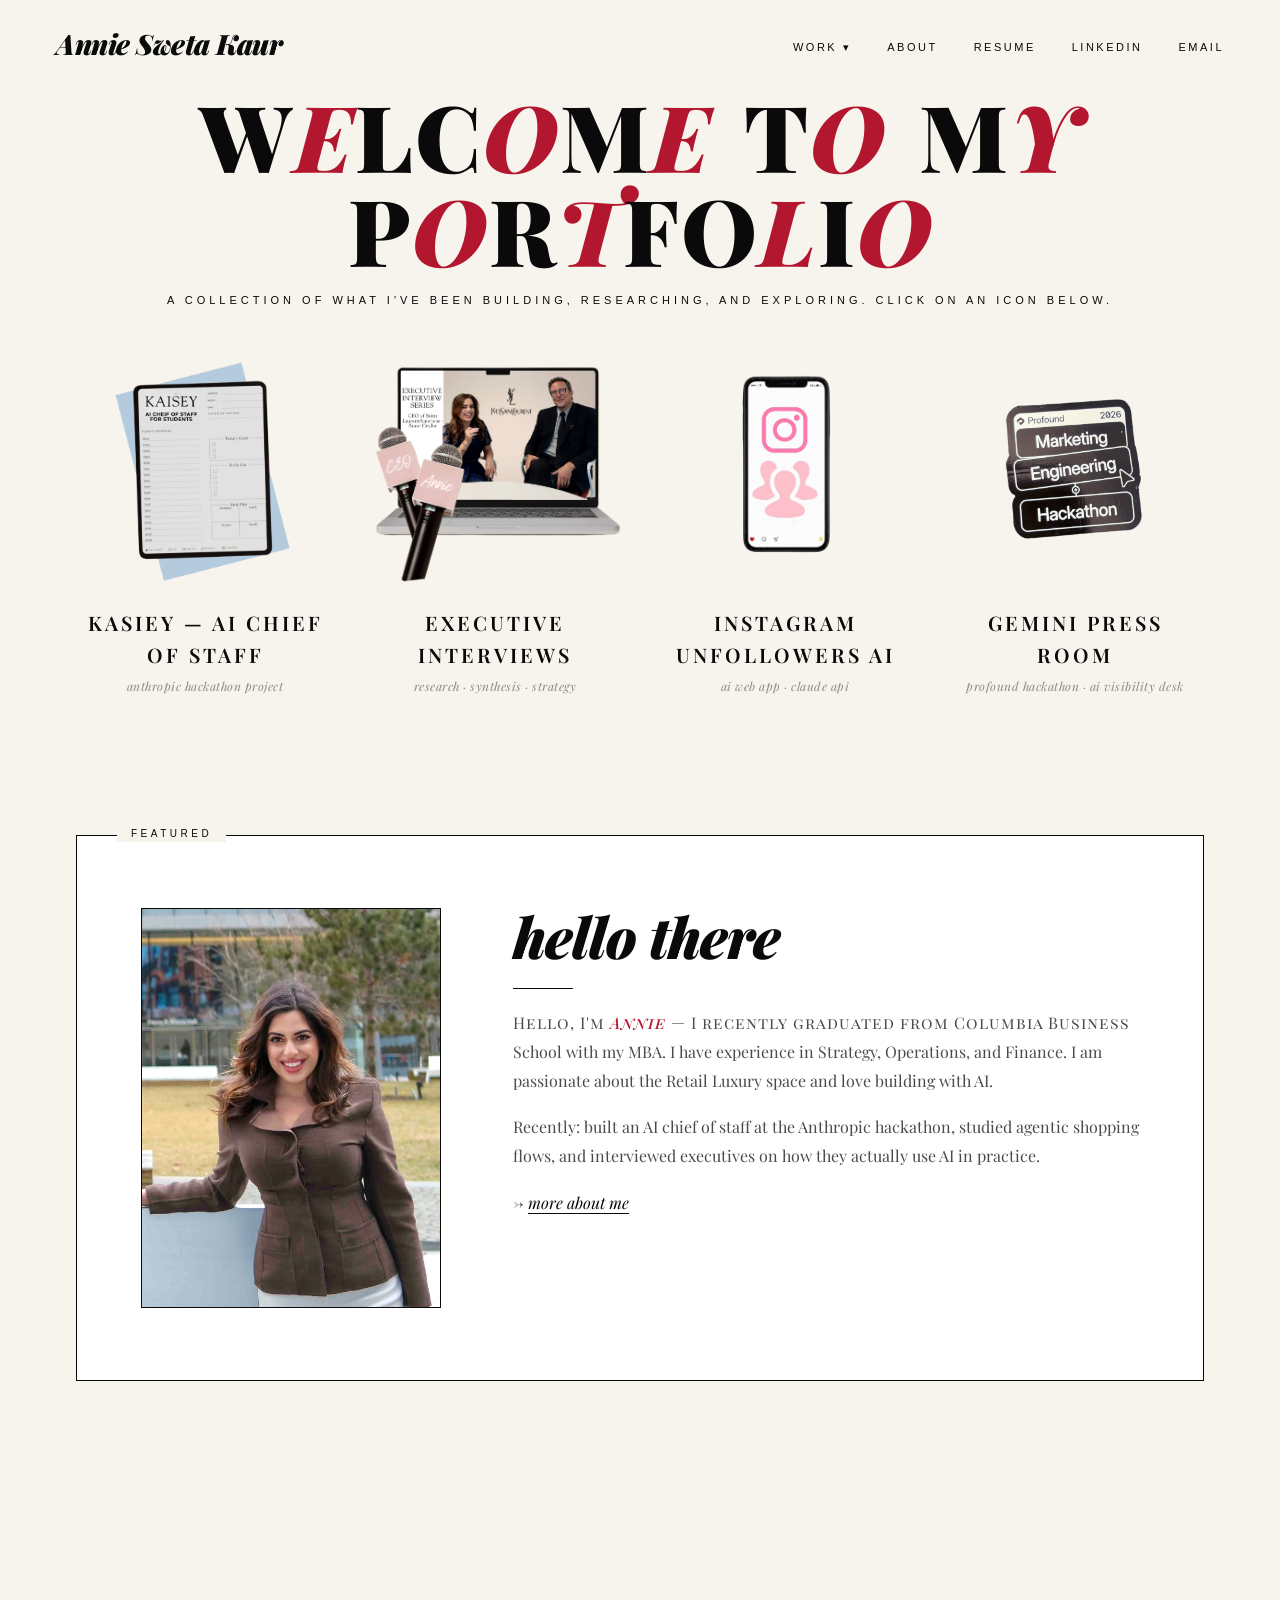
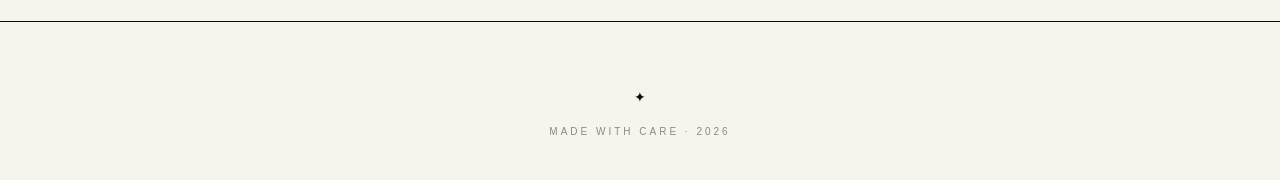
<file: index.html>
<!DOCTYPE html>
<html lang="en">
<head>
  <meta charset="UTF-8">
  <meta name="viewport" content="width=device-width, initial-scale=1.0">
  <title>Annie Sweta Kaur — Portfolio</title>
  <link rel="preconnect" href="https://fonts.googleapis.com">
  <link rel="preconnect" href="https://fonts.gstatic.com" crossorigin>
  <link href="https://fonts.googleapis.com/css2?family=Fraunces:ital,wght@0,400;0,500;0,600;0,700;1,400;1,500&family=Caveat:wght@400;500;700&family=Playfair+Display:wght@400;600;700&display=swap" rel="stylesheet">
  <link rel="stylesheet" href="css/styles.css?v=35">
</head>
<body>
  <nav>
    <a href="index.html" class="nav-logo">Annie Sweta Kaur</a>
    <ul class="nav-links">
      <li class="dropdown">
        <a href="#projects">work ▾</a>
        <ul class="dropdown-menu">
          <li><a href="projects/kasiey.html">kasiey — chief of staff</a></li>
          <li><a href="projects/executive-interviews.html">executive interviews</a></li>
          <li><a href="projects/instagram-unfollower.html">instagram unfollowers AI</a></li>
          <li><a href="projects/press-room.html">gemini press room</a></li>
        </ul>
      </li>
      <li><a href="about.html">about</a></li>
      <li><a href="Annie Sweta Kaur Resume.pdf" target="_blank">resume</a></li>
      <li><a href="https://www.linkedin.com/in/annie-kaur-89a13a104/" target="_blank">linkedin</a></li>
      <li><a href="mailto:sk5597@columbia.edu">email</a></li>
    </ul>
  </nav>

  <main>
    <section class="hero">
      <div class="welcome-balloons">
        <span class="word">
          <span class="balloon">W</span><span class="balloon accent">E</span><span class="balloon">L</span><span class="balloon">C</span><span class="balloon accent">O</span><span class="balloon">M</span><span class="balloon accent">E</span>
        </span>
        <span class="word">
          <span class="balloon">T</span><span class="balloon accent">O</span>
        </span>
        <span class="word">
          <span class="balloon">M</span><span class="balloon accent">Y</span>
        </span>
        <span class="word">
          <span class="balloon">P</span><span class="balloon accent">O</span><span class="balloon">R</span><span class="balloon accent">T</span><span class="balloon">F</span><span class="balloon">O</span><span class="balloon accent">L</span><span class="balloon">I</span><span class="balloon accent">O</span>
        </span>
      </div>
      <p class="hero-tagline">A collection of what I've been building, researching, and exploring. Click on an icon below.</p>
    </section>

    <section class="projects-grid" id="projects">
      <a href="projects/kasiey.html" class="project-card">
        <div class="project-icon project-icon--kasiey">
          <img src="images/Kaisey icon.png" alt="Kasiey — chief of staff for students" />
        </div>
        <div class="project-label">kasiey — AI chief of staff</div>
        <div class="project-subtitle">anthropic hackathon project</div>
      </a>

      <a href="projects/executive-interviews.html" class="project-card">
        <div class="project-icon project-icon--exec">
          <img src="images/Executive interview series icon.png" alt="Executive interviews" />
        </div>
        <div class="project-label">executive interviews</div>
        <div class="project-subtitle">research · synthesis · strategy</div>
      </a>

      <a href="projects/instagram-unfollower.html" class="project-card">
        <div class="project-icon">
          <img src="images/UnfollowerAI tool icon.png" alt="Instagram unfollower tool" />
        </div>
        <div class="project-label">instagram unfollowers AI</div>
        <div class="project-subtitle">ai web app · claude api</div>
      </a>

      <a href="projects/press-room.html" class="project-card">
        <div class="project-icon project-icon--press-room">
          <img src="images/Press Room Icon.png" alt="Gemini Press Room" />
        </div>
        <div class="project-label">gemini press room</div>
        <div class="project-subtitle">profound hackathon · ai visibility desk</div>
      </a>
    </section>

    <section class="about-section">
      <div class="about-photo">
        <img src="images/headshot.jpg" alt="Annie Sweta Kaur" />
      </div>
      <div class="about-content">
        <h2>hello there</h2>
        <p>Hello, I'm <em>Annie</em> — I recently graduated from Columbia Business School with my MBA. I have experience in Strategy, Operations, and Finance. I am passionate about the Retail Luxury space and love building with AI.</p>
        <p>Recently: built an AI chief of staff at the Anthropic hackathon, studied agentic shopping flows, and interviewed executives on how they actually use AI in practice.</p>
        <p>→ <a href="about.html">more about me</a></p>
      </div>
    </section>
  </main>

  <footer>
    made with care · 2026
  </footer>
</body>
</html>
</file>
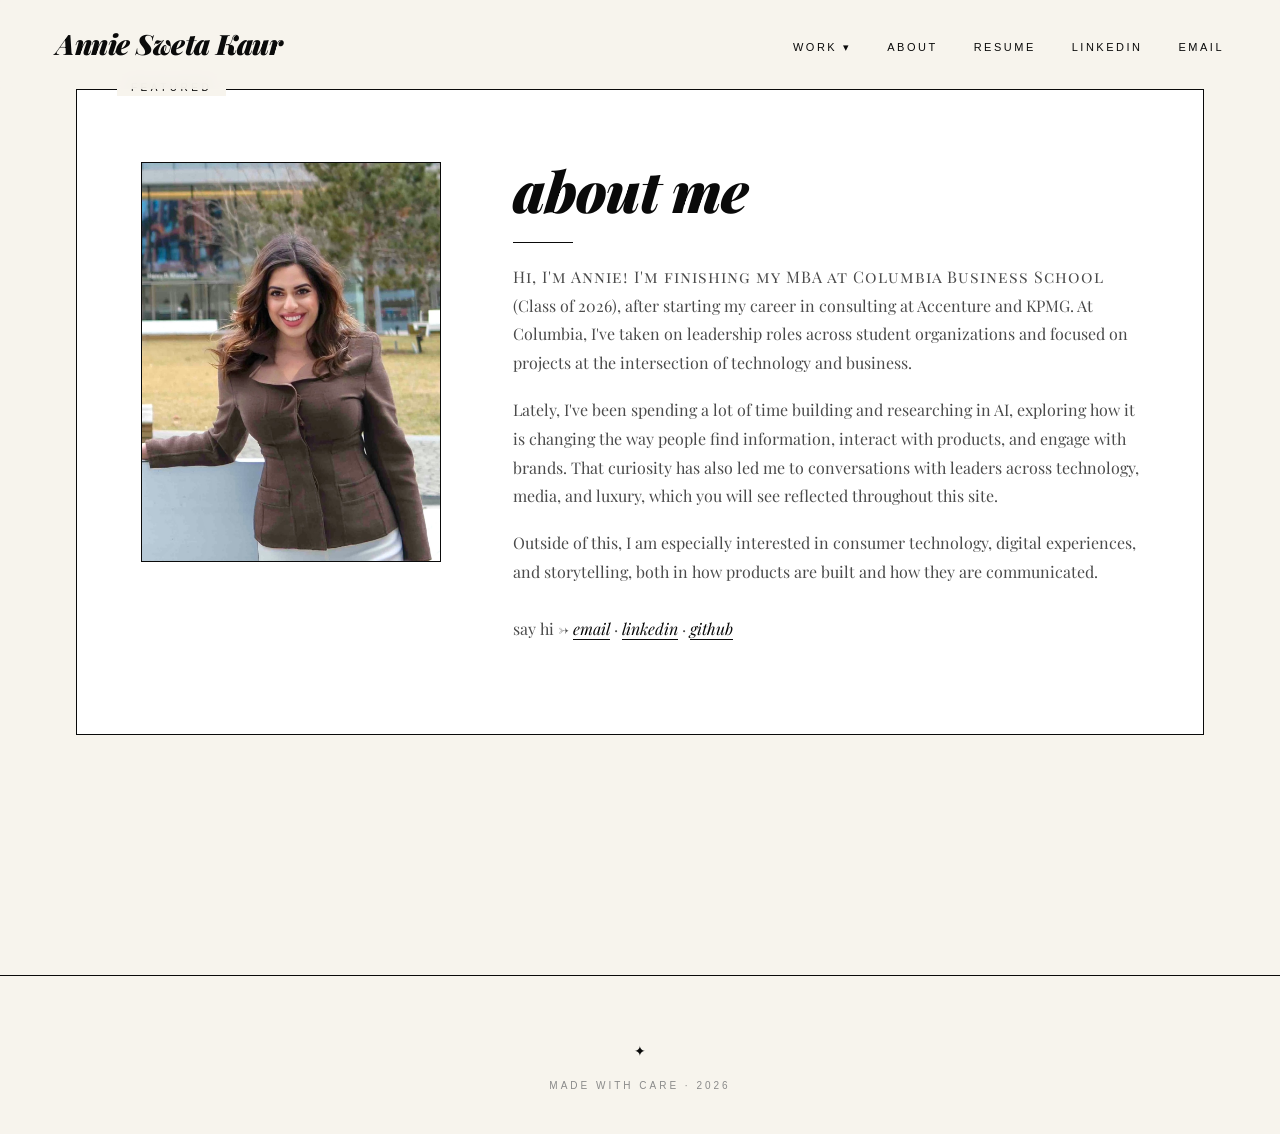
<file: about.html>
<!DOCTYPE html>
<html lang="en">
<head>
  <meta charset="UTF-8">
  <meta name="viewport" content="width=device-width, initial-scale=1.0">
  <title>About — Annie Sweta Kaur</title>
  <link rel="preconnect" href="https://fonts.googleapis.com">
  <link rel="preconnect" href="https://fonts.gstatic.com" crossorigin>
  <link href="https://fonts.googleapis.com/css2?family=Fraunces:ital,wght@0,400;0,500;0,600;0,700;1,400;1,500&family=Caveat:wght@400;500;700&family=Playfair+Display:wght@400;600;700&display=swap" rel="stylesheet">
  <link rel="stylesheet" href="css/styles.css?v=3">
</head>
<body>
  <nav>
    <a href="index.html" class="nav-logo">Annie Sweta Kaur</a>
    <ul class="nav-links">
      <li class="dropdown">
        <a href="index.html#projects">work ▾</a>
        <ul class="dropdown-menu">
          <li><a href="projects/kasiey.html">kasiey — chief of staff</a></li>
          <li><a href="projects/executive-interviews.html">executive interviews</a></li>
          <li><a href="projects/instagram-unfollower.html">instagram unfollowers AI</a></li>
          <li><a href="projects/shopping-agent.html">agentic shopping agent</a></li>
        </ul>
      </li>
      <li><a href="about.html">about</a></li>
      <li><a href="Annie Sweta Kaur Resume.pdf" target="_blank">resume</a></li>
      <li><a href="https://www.linkedin.com/in/annie-kaur-89a13a104/" target="_blank">linkedin</a></li>
      <li><a href="mailto:sk5597@columbia.edu">email</a></li>
    </ul>
  </nav>

  <main>
    <section class="about-section">
      <div class="about-photo">
        <img src="images/headshot.jpg" alt="Annie Sweta Kaur" />
      </div>
      <div class="about-content">
        <h2>about me</h2>
        <p>Hi, I'm Annie! I'm finishing my MBA at Columbia Business School (Class of 2026), after starting my career in consulting at Accenture and KPMG. At Columbia, I've taken on leadership roles across student organizations and focused on projects at the intersection of technology and business.</p>
        <p>Lately, I've been spending a lot of time building and researching in AI, exploring how it is changing the way people find information, interact with products, and engage with brands. That curiosity has also led me to conversations with leaders across technology, media, and luxury, which you will see reflected throughout this site.</p>
        <p>Outside of this, I am especially interested in consumer technology, digital experiences, and storytelling, both in how products are built and how they are communicated.</p>
        <p style="margin-top: 28px;">
          say hi → <a href="mailto:sk5597@columbia.edu">email</a> · <a href="https://www.linkedin.com/in/annie-kaur-89a13a104/" target="_blank">linkedin</a> · <a href="https://github.com/anniesweta2340" target="_blank">github</a>
        </p>
      </div>
    </section>
  </main>

  <footer>made with care · 2026</footer>
</body>
</html>
</file>
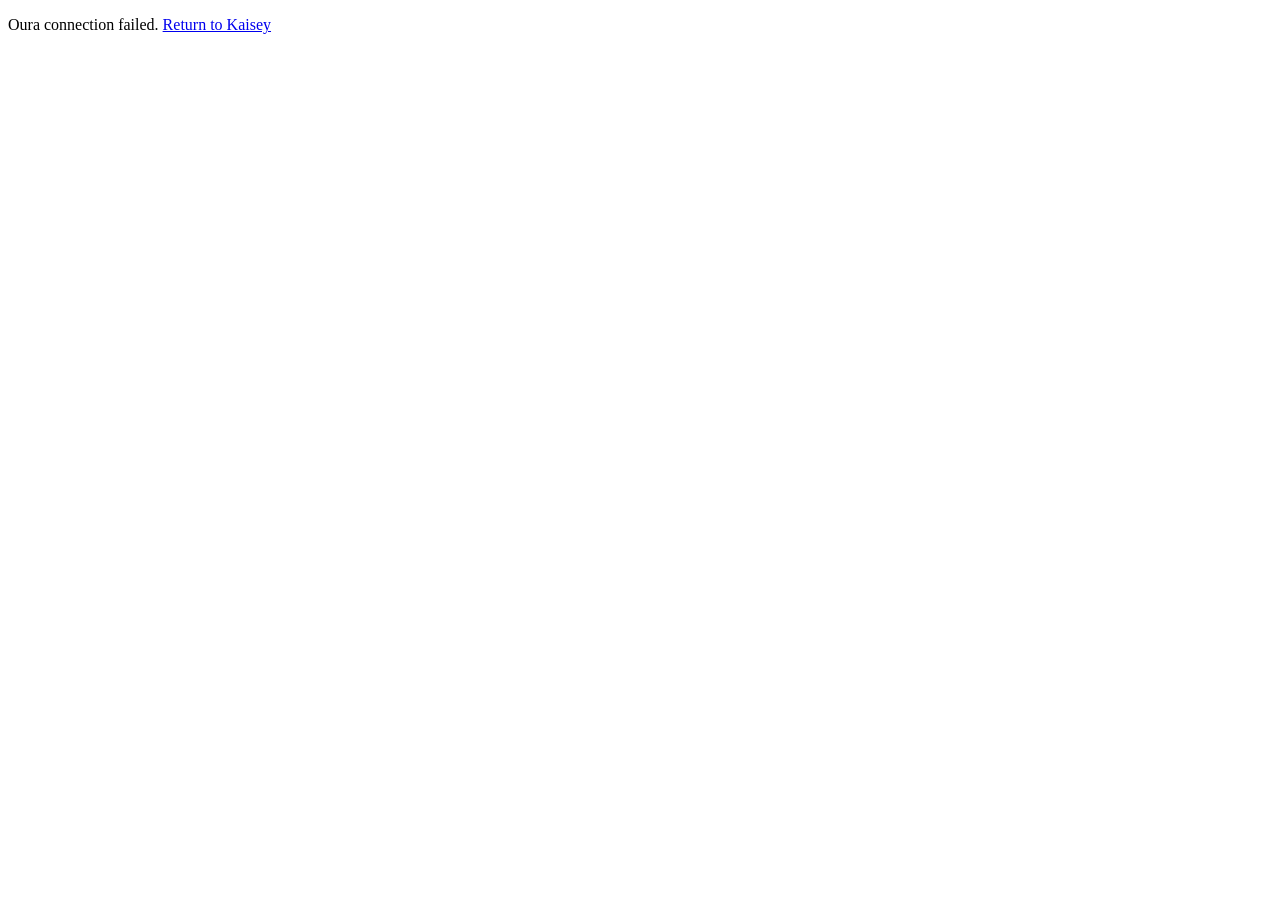
<file: kaisey/oura-callback.html>
<!DOCTYPE html>
<html>
<head><title>Connecting Oura Ring...</title></head>
<body>
<p>Connecting your Oura Ring...</p>
<script>
// This page receives the Oura OAuth implicit flow callback.
// It saves the access token to localStorage and redirects to the main app.
var hash = window.location.hash.substring(1);
var params = new URLSearchParams(hash);
var token = params.get('access_token');
var expiresIn = params.get('expires_in');
var state = params.get('state');

if (token && state === 'kaisey_oura_auth') {
  var auth = {
    accessToken: token,
    refreshToken: '',
    expiresAt: Date.now() + (Number(expiresIn) || 86400) * 1000
  };
  localStorage.setItem('kaisey_oura_auth', JSON.stringify(auth));
  localStorage.setItem('kaisey_oura_just_connected', 'true');
  window.location.replace('/portfolio/kaisey/');
} else {
  document.body.innerHTML = '<p>Oura connection failed. <a href="/portfolio/kaisey/">Return to Kaisey</a></p>';
}
</script>
</body>
</html>
</file>
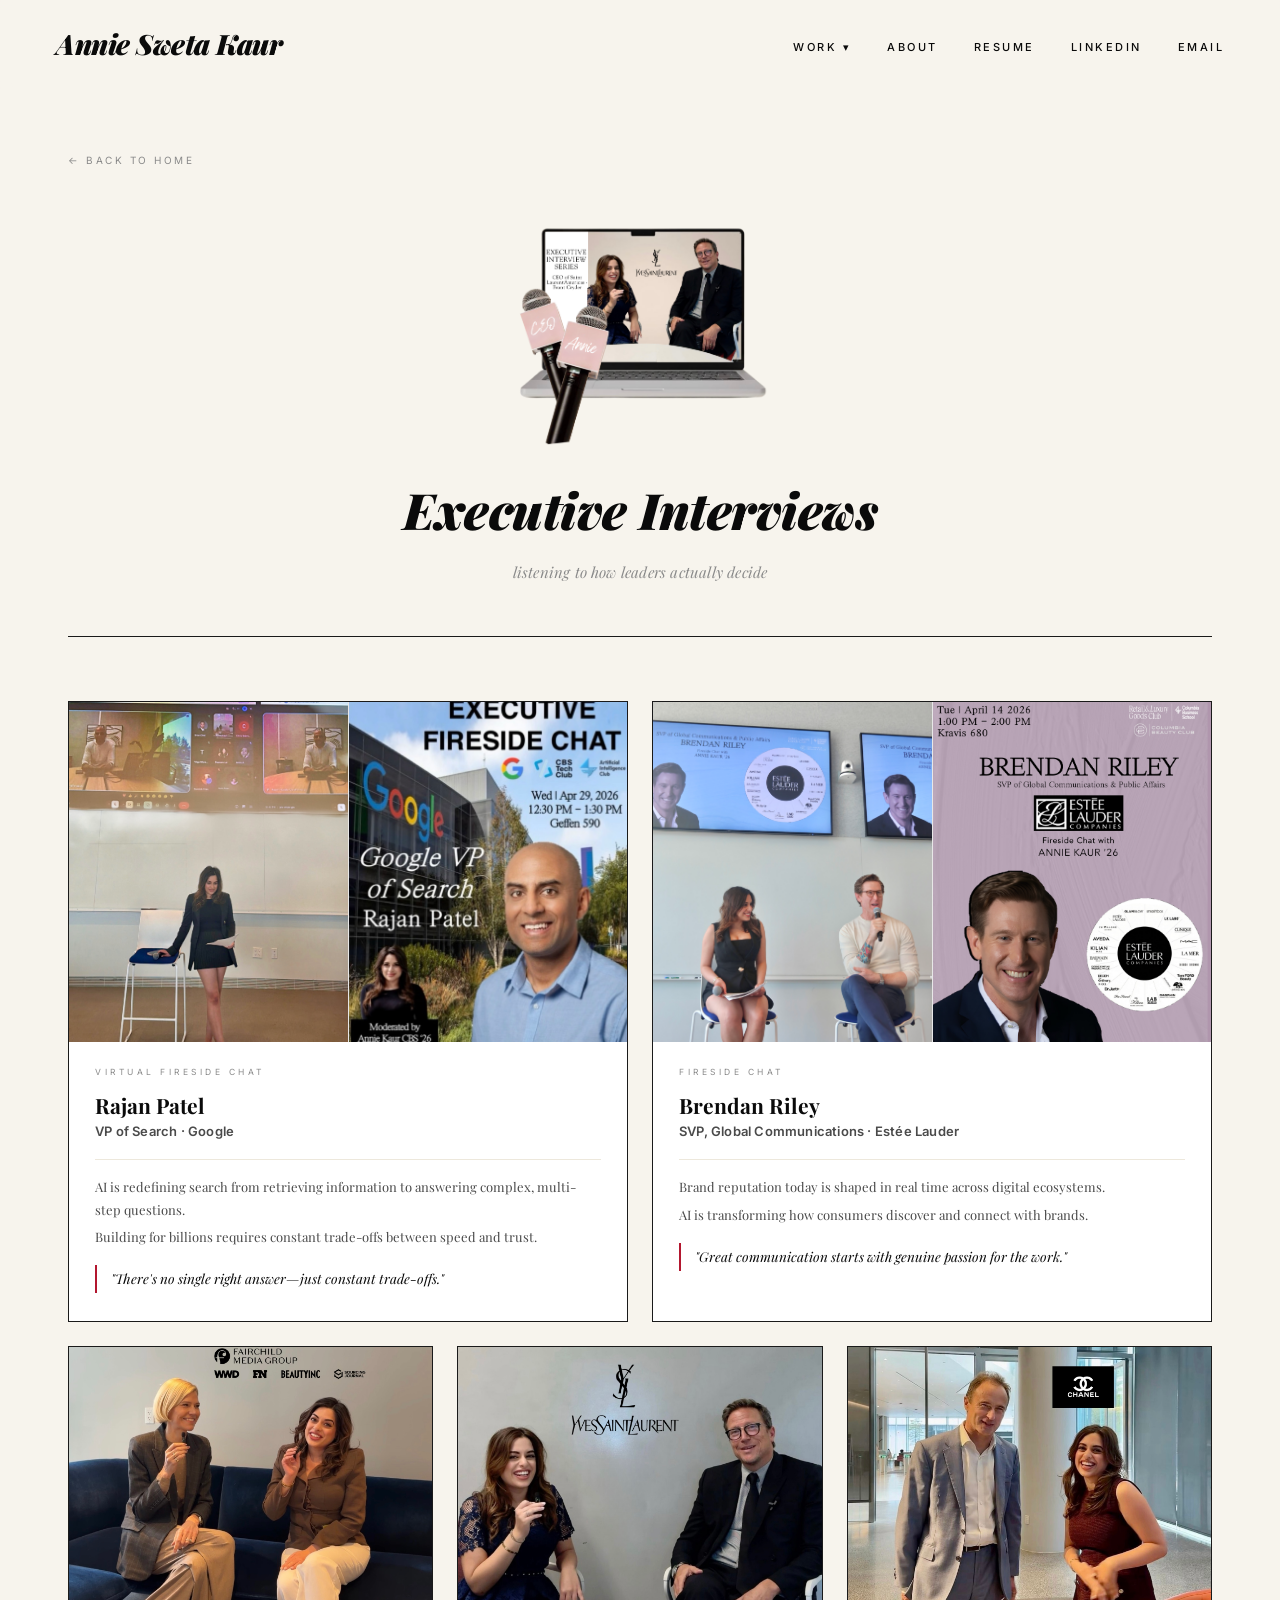
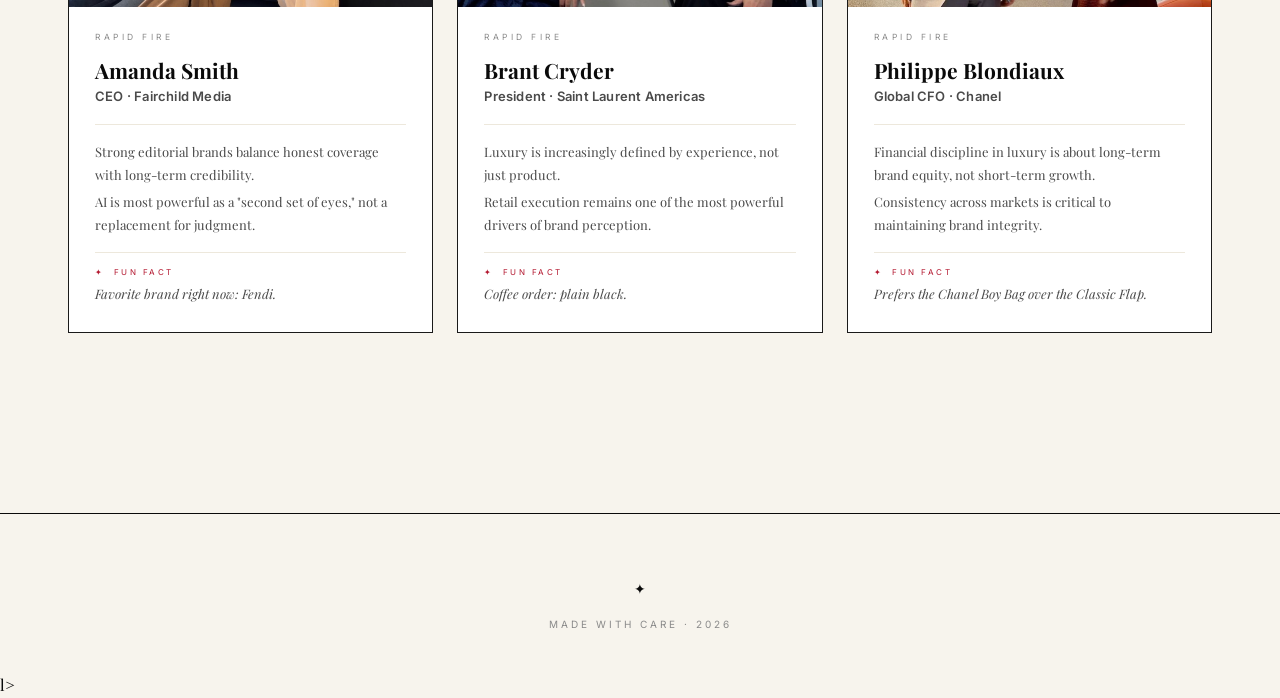
<file: projects/executive-interviews.html>
<!DOCTYPE html>
<html lang="en">
<head>
  <meta charset="UTF-8">
  <meta name="viewport" content="width=device-width, initial-scale=1.0">
  <title>Executive Interviews — Annie Sweta Kaur</title>
  <link rel="preconnect" href="https://fonts.googleapis.com">
  <link rel="preconnect" href="https://fonts.gstatic.com" crossorigin>
  <link href="https://fonts.googleapis.com/css2?family=Fraunces:ital,wght@0,400;0,500;0,600;0,700;1,400;1,500&family=Caveat:wght@400;500;700&family=Playfair+Display:ital,wght@0,400;0,600;0,700;0,900;1,400;1,700&family=Inter:wght@400;500;600&display=swap" rel="stylesheet">
  <link rel="stylesheet" href="../css/styles.css?v=3">
  <style>
    /* ── Executive Interviews — page-specific ── */

    .interviews-wrap {
      max-width: 1240px;
      margin: 0 auto;
      padding: 56px 48px 140px;
    }

    /* Back link */
    .interviews-back {
      display: inline-block;
      font-family: 'Inter', sans-serif;
      font-size: 10px;
      letter-spacing: 2.5px;
      text-transform: uppercase;
      color: var(--ink-mute);
      text-decoration: none;
      margin-bottom: 52px;
      transition: color 0.2s;
    }
    .interviews-back:hover { color: var(--accent); text-decoration: none; }

    /* Icon */
    .interviews-icon {
      width: 260px;
      margin: 0 auto 24px;
    }

    .interviews-icon img {
      width: 100%;
      height: auto;
      display: block;
    }

    /* Page header */
    .interviews-header {
      text-align: center;
      margin-bottom: 64px;
      padding-bottom: 52px;
      border-bottom: 1px solid var(--border);
    }

    .interviews-header h1 {
      font-family: 'Playfair Display', serif;
      font-size: clamp(30px, 4vw, 50px);
      font-weight: 900;
      font-style: italic;
      letter-spacing: -0.5px;
      color: var(--ink);
      margin: 0 0 10px;
      text-transform: none;
    }

    .interviews-header .tagline {
      font-family: 'Playfair Display', serif;
      font-size: 15px;
      font-style: italic;
      color: var(--ink-mute);
      margin: 0;
      letter-spacing: 0.2px;
    }

    /* ── Card grid ── */
    .interviews-grid {
      display: grid;
      grid-template-columns: repeat(6, 1fr);
      gap: 24px;
    }

    .interview-card.fireside-chat { grid-column: span 3; }
    .interview-card.rapid-fire   { grid-column: span 2; }

    /* ── Card base ── */
    .interview-card {
      background: var(--paper);
      border: 1px solid var(--border);
      overflow: hidden;
      transition: box-shadow 0.35s ease, transform 0.35s ease;
    }

    .interview-card:hover {
      box-shadow: 0 12px 48px rgba(0, 0, 0, 0.09);
      transform: translateY(-3px);
    }

    /* ── Image areas ── */
    .fireside-images {
      display: grid;
      grid-template-columns: 1fr 1fr;
      height: 340px;
      overflow: hidden;
    }

    .rapid-images {
      height: 260px;
      overflow: hidden;
    }

    .img-wrap {
      overflow: hidden;
      width: 100%;
      height: 100%;
    }

    .img-wrap img {
      width: 100%;
      height: 100%;
      object-fit: cover;
      object-position: center;
      display: block;
      transition: transform 0.45s ease;
    }

    .fireside-images .img-wrap:first-child img {
      object-position: top center;
    }

    .interview-card:hover .img-wrap img {
      transform: scale(1.05);
    }

    .fireside-images .img-wrap + .img-wrap {
      border-left: 1px solid rgba(26, 26, 26, 0.1);
    }

    /* ── Card body ── */
    .card-body {
      padding: 24px 26px 28px;
    }

    .interview-type {
      font-family: 'Inter', sans-serif;
      font-size: 8.5px;
      letter-spacing: 3.5px;
      text-transform: uppercase;
      color: var(--ink-mute);
      display: block;
      margin-bottom: 13px;
    }

    .card-name {
      font-family: 'Playfair Display', serif;
      font-size: 21px;
      font-weight: 700;
      font-style: normal;
      color: var(--ink);
      margin: 0 0 4px;
      line-height: 1.2;
    }

    .card-role {
      font-family: 'Inter', sans-serif;
      font-size: 13px;
      font-weight: 600;
      color: var(--ink-soft);
      letter-spacing: 0.2px;
      line-height: 1.5;
      margin: 0 0 18px;
    }

    .card-rule {
      height: 1px;
      background: var(--bg-deep);
      margin: 0 0 16px;
    }

    .card-insight {
      margin-bottom: 0;
    }

    .card-insight p {
      font-family: 'Playfair Display', serif;
      font-size: 13px;
      line-height: 1.72;
      color: var(--ink-soft);
      margin: 0 0 5px;
    }

    .card-insight p:last-child { margin-bottom: 0; }

    /* Fireside quote */
    .card-quote {
      border-left: 2px solid var(--accent);
      padding: 3px 0 3px 14px;
      margin: 17px 0 0;
      font-family: 'Playfair Display', serif;
      font-size: 13.5px;
      font-style: italic;
      color: var(--ink);
      line-height: 1.62;
    }

    /* Rapid Fire fun fact */
    .card-funfact {
      margin-top: 16px;
      padding-top: 13px;
      border-top: 1px solid var(--bg-deep);
    }

    .funfact-label {
      display: block;
      font-family: 'Inter', sans-serif;
      font-size: 8px;
      letter-spacing: 2.5px;
      text-transform: uppercase;
      color: var(--accent);
      margin-bottom: 5px;
    }

    .card-funfact p {
      font-family: 'Playfair Display', serif;
      font-size: 13px;
      font-style: italic;
      color: var(--ink-soft);
      margin: 0;
      line-height: 1.55;
    }

    /* ── Responsive ── */
    @media (max-width: 1060px) {
      .interviews-grid {
        grid-template-columns: repeat(2, 1fr);
        gap: 20px;
      }
      .interview-card.fireside-chat,
      .interview-card.rapid-fire {
        grid-column: span 1;
      }
    }

    @media (max-width: 640px) {
      .interviews-wrap {
        padding: 36px 20px 100px;
      }
      .interviews-grid {
        grid-template-columns: 1fr;
        gap: 18px;
      }
      .fireside-images { height: 260px; }
      .rapid-images    { height: 240px; }
      .rapid-images .img-wrap img {
        object-position: top center;
      }
    }
  </style>
</head>
<body>

  <nav>
    <a href="../index.html" class="nav-logo">Annie Sweta Kaur</a>
    <ul class="nav-links">
      <li class="dropdown">
        <a href="../index.html#projects">work ▾</a>
        <ul class="dropdown-menu">
          <li><a href="kasiey.html">kasiey — chief of staff</a></li>
          <li><a href="executive-interviews.html">executive interviews</a></li>
          <li><a href="instagram-unfollower.html">instagram unfollowers AI</a></li>
          <li><a href="press-room.html">gemini press room</a></li>
        </ul>
      </li>
      <li><a href="../about.html">about</a></li>
      <li><a href="../Annie Sweta Kaur Resume.pdf" target="_blank">resume</a></li>
      <li><a href="https://www.linkedin.com/in/annie-kaur-89a13a104/" target="_blank">linkedin</a></li>
      <li><a href="mailto:sk5597@columbia.edu">email</a></li>
    </ul>
  </nav>

  <div class="interviews-wrap">
    <a href="../index.html" class="interviews-back">← back to home</a>

    <div class="interviews-header">
      <div class="interviews-icon">
        <img src="../images/Executive interview series icon.png" alt="Executive interviews" />
      </div>
      <h1>Executive Interviews</h1>
      <p class="tagline">listening to how leaders actually decide</p>
    </div>

    <div class="interviews-grid">

      <!-- ── Fireside Chat — Rajan Patel ── -->
      <article class="interview-card fireside-chat">
        <div class="card-images fireside-images">
          <div class="img-wrap">
            <img src="../images/executive%20interviews/Rajan%20Patel%20Image%201.jpg" alt="With Rajan Patel" style="object-position: top center;" />
          </div>
          <div class="img-wrap">
            <img src="../images/executive%20interviews/Rajan%20Patel%20Image%202.jpg" alt="Event context" style="object-position: bottom center;" />
          </div>
        </div>
        <div class="card-body">
          <span class="interview-type">Virtual Fireside Chat</span>
          <p class="card-name">Rajan Patel</p>
          <p class="card-role">VP of Search · Google</p>
          <div class="card-rule"></div>
          <div class="card-insight">
            <p>AI is redefining search from retrieving information to answering complex, multi-step questions.</p>
            <p>Building for billions requires constant trade-offs between speed and trust.</p>
          </div>
          <blockquote class="card-quote">
            "There's no single right answer—just constant trade-offs."
          </blockquote>
        </div>
      </article>

      <!-- ── Fireside Chat — Brendan Riley ── -->
      <article class="interview-card fireside-chat">
        <div class="card-images fireside-images">
          <div class="img-wrap">
            <img src="../images/executive%20interviews/Brendan%20Riley%20Image%201.jpg" alt="With Brendan Riley" />
          </div>
          <div class="img-wrap">
            <img src="../images/executive%20interviews/Brendan%20Riley%20Image%202.PNG" alt="Event context" />
          </div>
        </div>
        <div class="card-body">
          <span class="interview-type">Fireside Chat</span>
          <p class="card-name">Brendan Riley</p>
          <p class="card-role">SVP, Global Communications · Estée Lauder</p>
          <div class="card-rule"></div>
          <div class="card-insight">
            <p>Brand reputation today is shaped in real time across digital ecosystems.</p>
            <p>AI is transforming how consumers discover and connect with brands.</p>
          </div>
          <blockquote class="card-quote">
            "Great communication starts with genuine passion for the work."
          </blockquote>
        </div>
      </article>

      <!-- ── Rapid Fire — Amanda Smith ── -->
      <article class="interview-card rapid-fire">
        <div class="card-images rapid-images">
          <div class="img-wrap">
            <img src="../images/executive%20interviews/Amanda%20Smith.jpg" alt="Amanda Smith" />
          </div>
        </div>
        <div class="card-body">
          <span class="interview-type">Rapid Fire</span>
          <p class="card-name">Amanda Smith</p>
          <p class="card-role">CEO · Fairchild Media</p>
          <div class="card-rule"></div>
          <div class="card-insight">
            <p>Strong editorial brands balance honest coverage with long-term credibility.</p>
            <p>AI is most powerful as a "second set of eyes," not a replacement for judgment.</p>
          </div>
          <div class="card-funfact">
            <span class="funfact-label">✦ &nbsp;fun fact</span>
            <p>Favorite brand right now: Fendi.</p>
          </div>
        </div>
      </article>

      <!-- ── Rapid Fire — Brant Cryder ── -->
      <article class="interview-card rapid-fire">
        <div class="card-images rapid-images">
          <div class="img-wrap">
            <img src="../images/executive%20interviews/Brant%20Cryder.jpg" alt="Brant Cryder" />
          </div>
        </div>
        <div class="card-body">
          <span class="interview-type">Rapid Fire</span>
          <p class="card-name">Brant Cryder</p>
          <p class="card-role">President · Saint Laurent Americas</p>
          <div class="card-rule"></div>
          <div class="card-insight">
            <p>Luxury is increasingly defined by experience, not just product.</p>
            <p>Retail execution remains one of the most powerful drivers of brand perception.</p>
          </div>
          <div class="card-funfact">
            <span class="funfact-label">✦ &nbsp;fun fact</span>
            <p>Coffee order: plain black.</p>
          </div>
        </div>
      </article>

      <!-- ── Rapid Fire — Philippe Blondiaux ── -->
      <article class="interview-card rapid-fire">
        <div class="card-images rapid-images">
          <div class="img-wrap">
            <img src="../images/executive%20interviews/Philippe%20Blondiaux.jpg" alt="Philippe Blondiaux" />
          </div>
        </div>
        <div class="card-body">
          <span class="interview-type">Rapid Fire</span>
          <p class="card-name">Philippe Blondiaux</p>
          <p class="card-role">Global CFO · Chanel</p>
          <div class="card-rule"></div>
          <div class="card-insight">
            <p>Financial discipline in luxury is about long-term brand equity, not short-term growth.</p>
            <p>Consistency across markets is critical to maintaining brand integrity.</p>
          </div>
          <div class="card-funfact">
            <span class="funfact-label">✦ &nbsp;fun fact</span>
            <p>Prefers the Chanel Boy Bag over the Classic Flap.</p>
          </div>
        </div>
      </article>

    </div>
  </div>

  <footer>made with care · 2026</footer>

</body>
</html>
l>
</file>
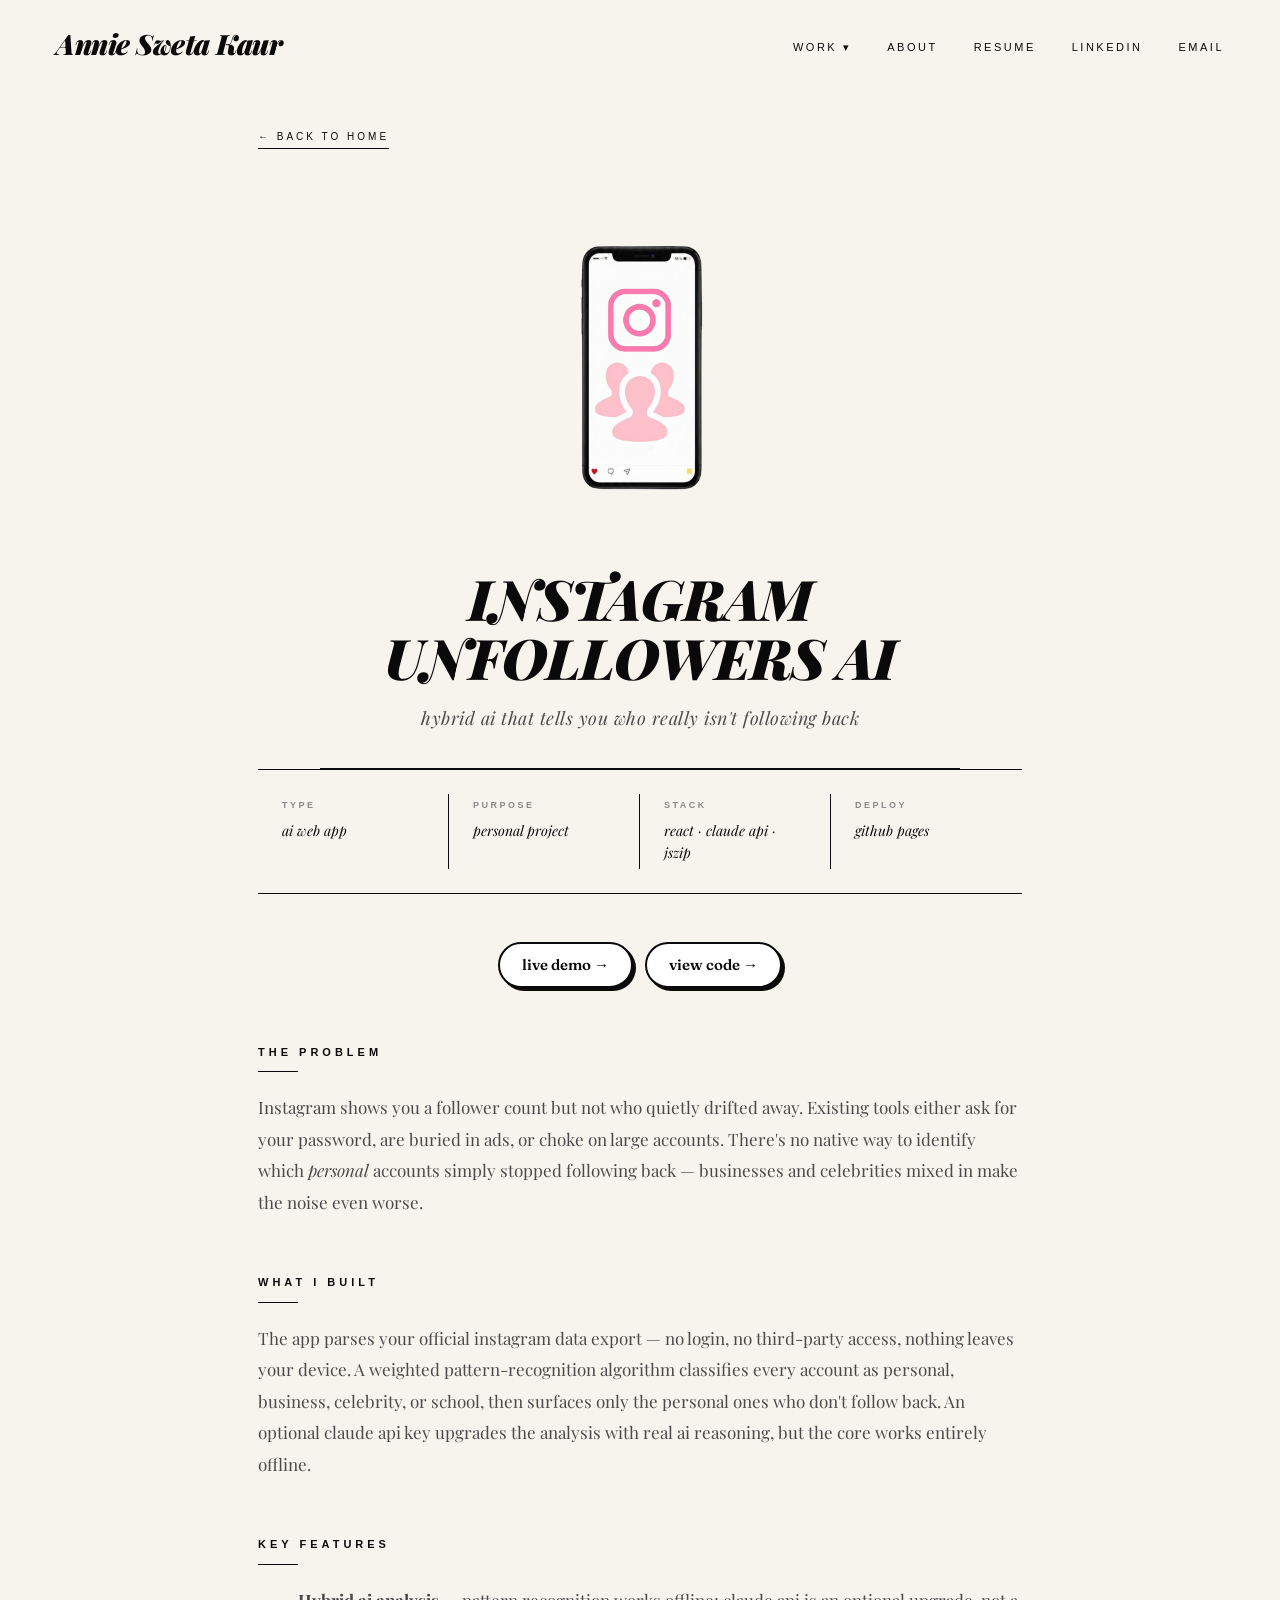
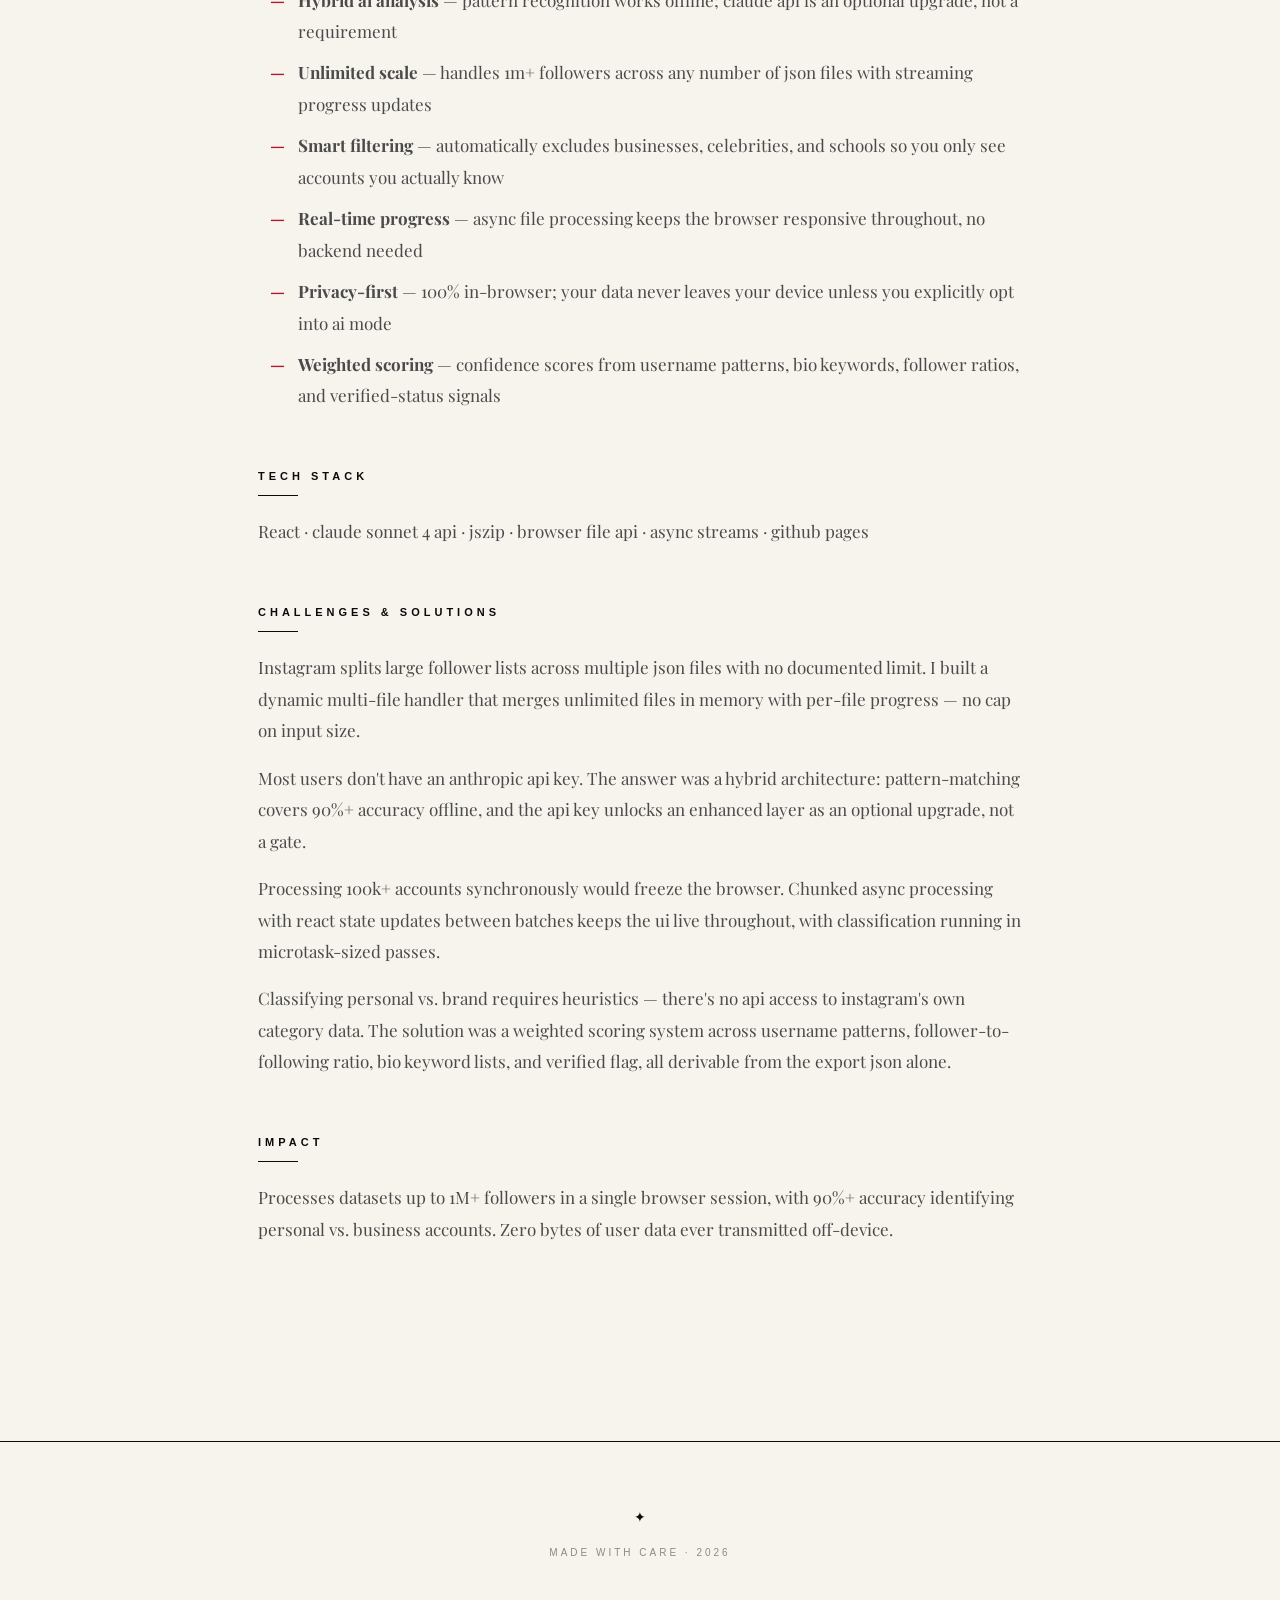
<file: projects/instagram-unfollower.html>
<!DOCTYPE html>
<html lang="en">
<head>
  <meta charset="UTF-8">
  <meta name="viewport" content="width=device-width, initial-scale=1.0">
  <title>Instagram Unfollowers AI — Annie Sweta Kaur</title>
  <link rel="preconnect" href="https://fonts.googleapis.com">
  <link rel="preconnect" href="https://fonts.gstatic.com" crossorigin>
  <link href="https://fonts.googleapis.com/css2?family=Fraunces:ital,wght@0,400;0,500;0,600;0,700;1,400;1,500&family=Caveat:wght@400;500;700&family=Playfair+Display:wght@400;600;700&display=swap" rel="stylesheet">
  <link rel="stylesheet" href="../css/styles.css?v=2">
  <style>
    .project-page { padding-top: 32px; }
    .project-page .tagline { margin-bottom: 0; }
    .link-buttons { display: flex; gap: 12px; flex-wrap: wrap; margin-top: 20px; justify-content: center; }
    .link-btn {
      display: inline-block;
      padding: 9px 22px;
      border: 2px solid var(--ink);
      border-radius: 999px;
      background: var(--paper);
      box-shadow: 3px 3px 0 var(--ink);
      font-family: 'Fraunces', Georgia, serif;
      font-size: 15px;
      font-weight: 600;
      color: var(--ink);
      text-decoration: none;
      transition: all 0.2s cubic-bezier(0.34, 1.56, 0.64, 1);
    }
    .link-btn:hover { transform: translateY(-2px); box-shadow: 4px 5px 0 var(--ink); background: var(--yellow); }
    .hero-icon img { width: 100%; height: 100%; object-fit: contain; }
  </style>
</head>
<body>
  <nav>
    <a href="../index.html" class="nav-logo">Annie Sweta Kaur</a>
    <ul class="nav-links">
      <li class="dropdown">
        <a href="../index.html#projects">work ▾</a>
        <ul class="dropdown-menu">
          <li><a href="kasiey.html">kasiey — chief of staff</a></li>
          <li><a href="executive-interviews.html">executive interviews</a></li>
          <li><a href="instagram-unfollower.html">instagram unfollowers AI</a></li>
          <li><a href="press-room.html">gemini press room</a></li>
        </ul>
      </li>
      <li><a href="../about.html">about</a></li>
      <li><a href="../Annie Sweta Kaur Resume.pdf" target="_blank">resume</a></li>
      <li><a href="https://www.linkedin.com/in/annie-kaur-89a13a104/" target="_blank">linkedin</a></li>
      <li><a href="mailto:sk5597@columbia.edu">email</a></li>
    </ul>
  </nav>

  <div class="project-page">
    <a href="../index.html" class="back-link">← back to home</a>

    <div class="project-icon hero-icon">
      <img src="../images/UnfollowerAI tool icon.png" alt="instagram unfollower AI tool" />
    </div>

    <h1>Instagram Unfollowers AI</h1>
    <p class="tagline">hybrid ai that tells you who really isn't following back</p>
    <div class="meta-row">
      <div><strong>type</strong>ai web app</div>
      <div><strong>purpose</strong>personal project</div>
      <div><strong>stack</strong>react · claude api · jszip</div>
      <div><strong>deploy</strong>github pages</div>
    </div>

    <div class="link-buttons">
      <a href="https://anniesweta2340.github.io/instagram-following/" target="_blank" class="link-btn">live demo →</a>
      <a href="https://github.com/anniesweta2340/instagram-following" target="_blank" class="link-btn">view code →</a>
    </div>

    <h2>the problem</h2>
    <p>Instagram shows you a follower count but not who quietly drifted away. Existing tools either ask for your password, are buried in ads, or choke on large accounts. There's no native way to identify which <em>personal</em> accounts simply stopped following back — businesses and celebrities mixed in make the noise even worse.</p>

    <h2>what i built</h2>
    <p>The app parses your official instagram data export — no login, no third-party access, nothing leaves your device. A weighted pattern-recognition algorithm classifies every account as personal, business, celebrity, or school, then surfaces only the personal ones who don't follow back. An optional claude api key upgrades the analysis with real ai reasoning, but the core works entirely offline.</p>

    <h2>key features</h2>
    <ul>
      <li><strong>Hybrid ai analysis</strong> — pattern recognition works offline; claude api is an optional upgrade, not a requirement</li>
      <li><strong>Unlimited scale</strong> — handles 1m+ followers across any number of json files with streaming progress updates</li>
      <li><strong>Smart filtering</strong> — automatically excludes businesses, celebrities, and schools so you only see accounts you actually know</li>
      <li><strong>Real-time progress</strong> — async file processing keeps the browser responsive throughout, no backend needed</li>
      <li><strong>Privacy-first</strong> — 100% in-browser; your data never leaves your device unless you explicitly opt into ai mode</li>
      <li><strong>Weighted scoring</strong> — confidence scores from username patterns, bio keywords, follower ratios, and verified-status signals</li>
    </ul>

    <h2>tech stack</h2>
    <p>React · claude sonnet 4 api · jszip · browser file api · async streams · github pages</p>

    <h2>challenges & solutions</h2>
    <p>Instagram splits large follower lists across multiple json files with no documented limit. I built a dynamic multi-file handler that merges unlimited files in memory with per-file progress — no cap on input size.</p>
    <p>Most users don't have an anthropic api key. The answer was a hybrid architecture: pattern-matching covers 90%+ accuracy offline, and the api key unlocks an enhanced layer as an optional upgrade, not a gate.</p>
    <p>Processing 100k+ accounts synchronously would freeze the browser. Chunked async processing with react state updates between batches keeps the ui live throughout, with classification running in microtask-sized passes.</p>
    <p>Classifying personal vs. brand requires heuristics — there's no api access to instagram's own category data. The solution was a weighted scoring system across username patterns, follower-to-following ratio, bio keyword lists, and verified flag, all derivable from the export json alone.</p>

    <h2>impact</h2>
    <p>Processes datasets up to 1M+ followers in a single browser session, with 90%+ accuracy identifying personal vs. business accounts. Zero bytes of user data ever transmitted off-device.</p>
  </div>

  <footer>made with care · 2026</footer>
</body>
</html>
</file>
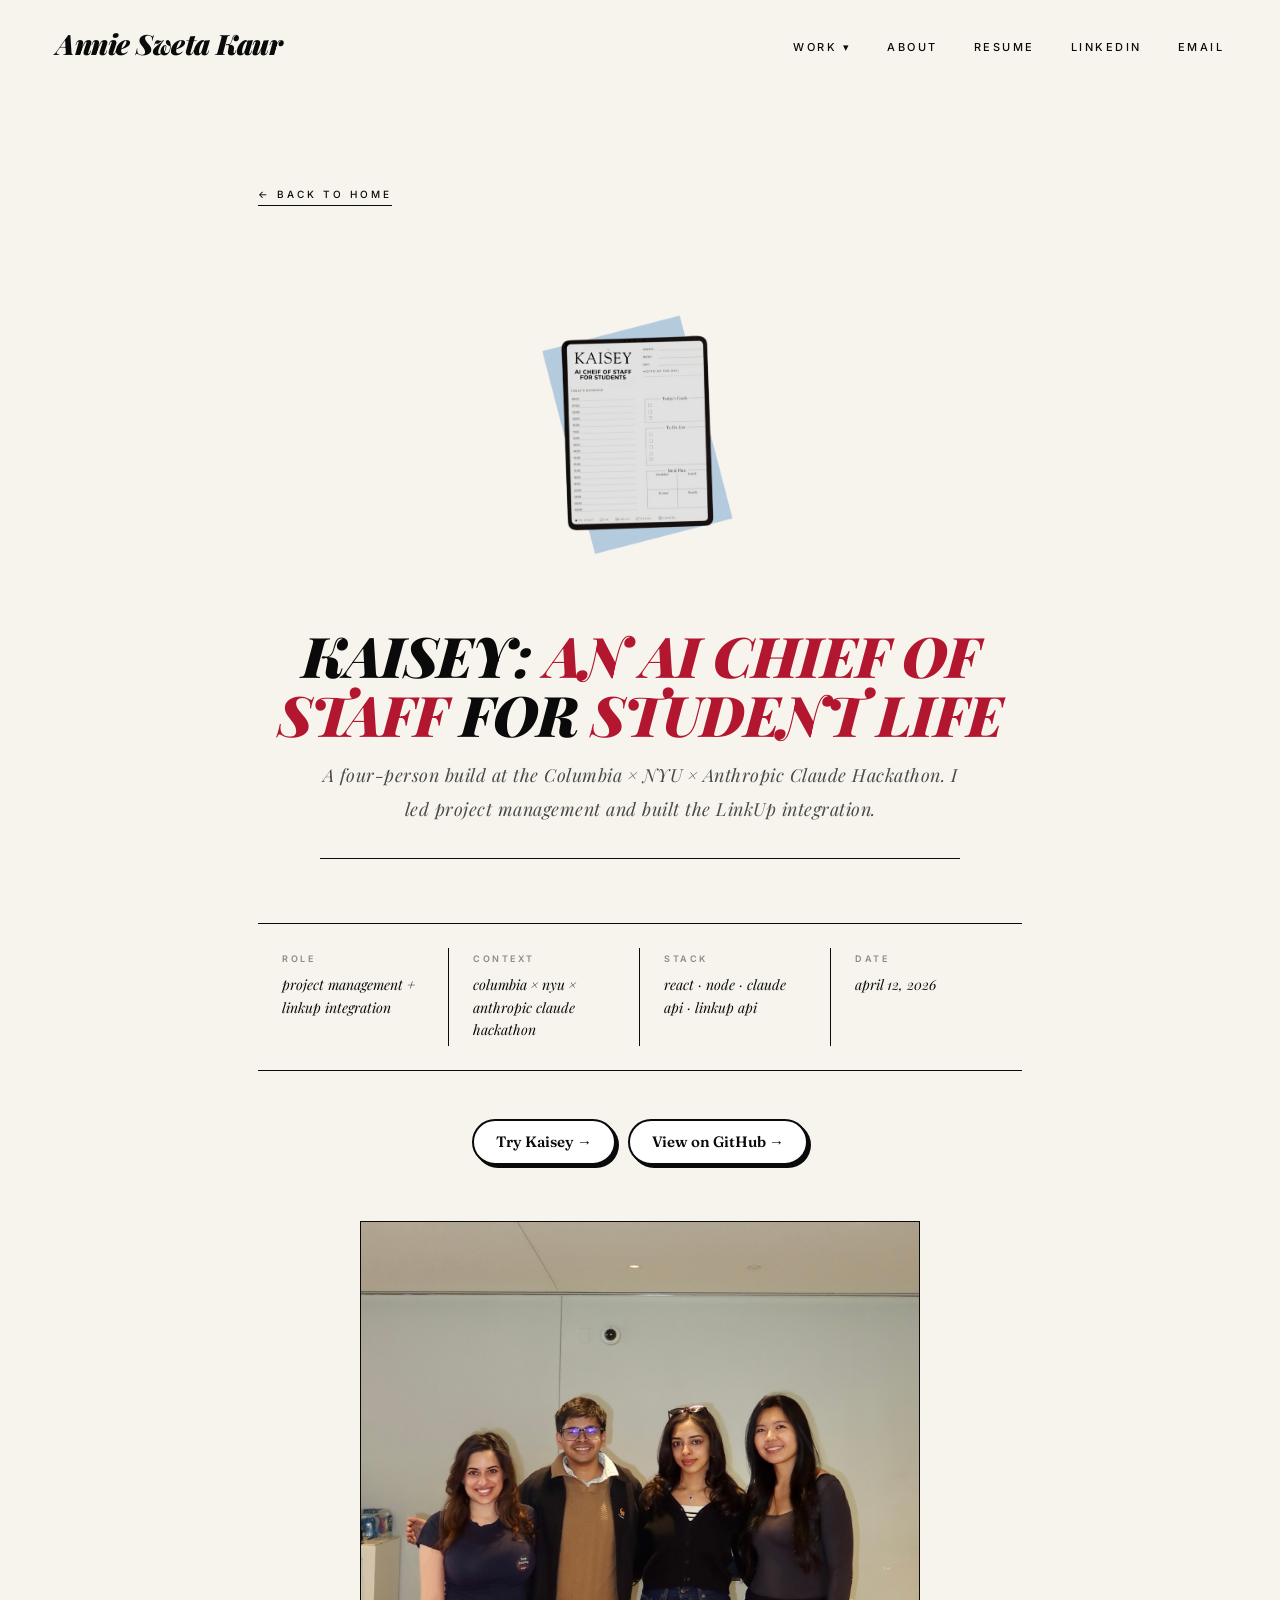
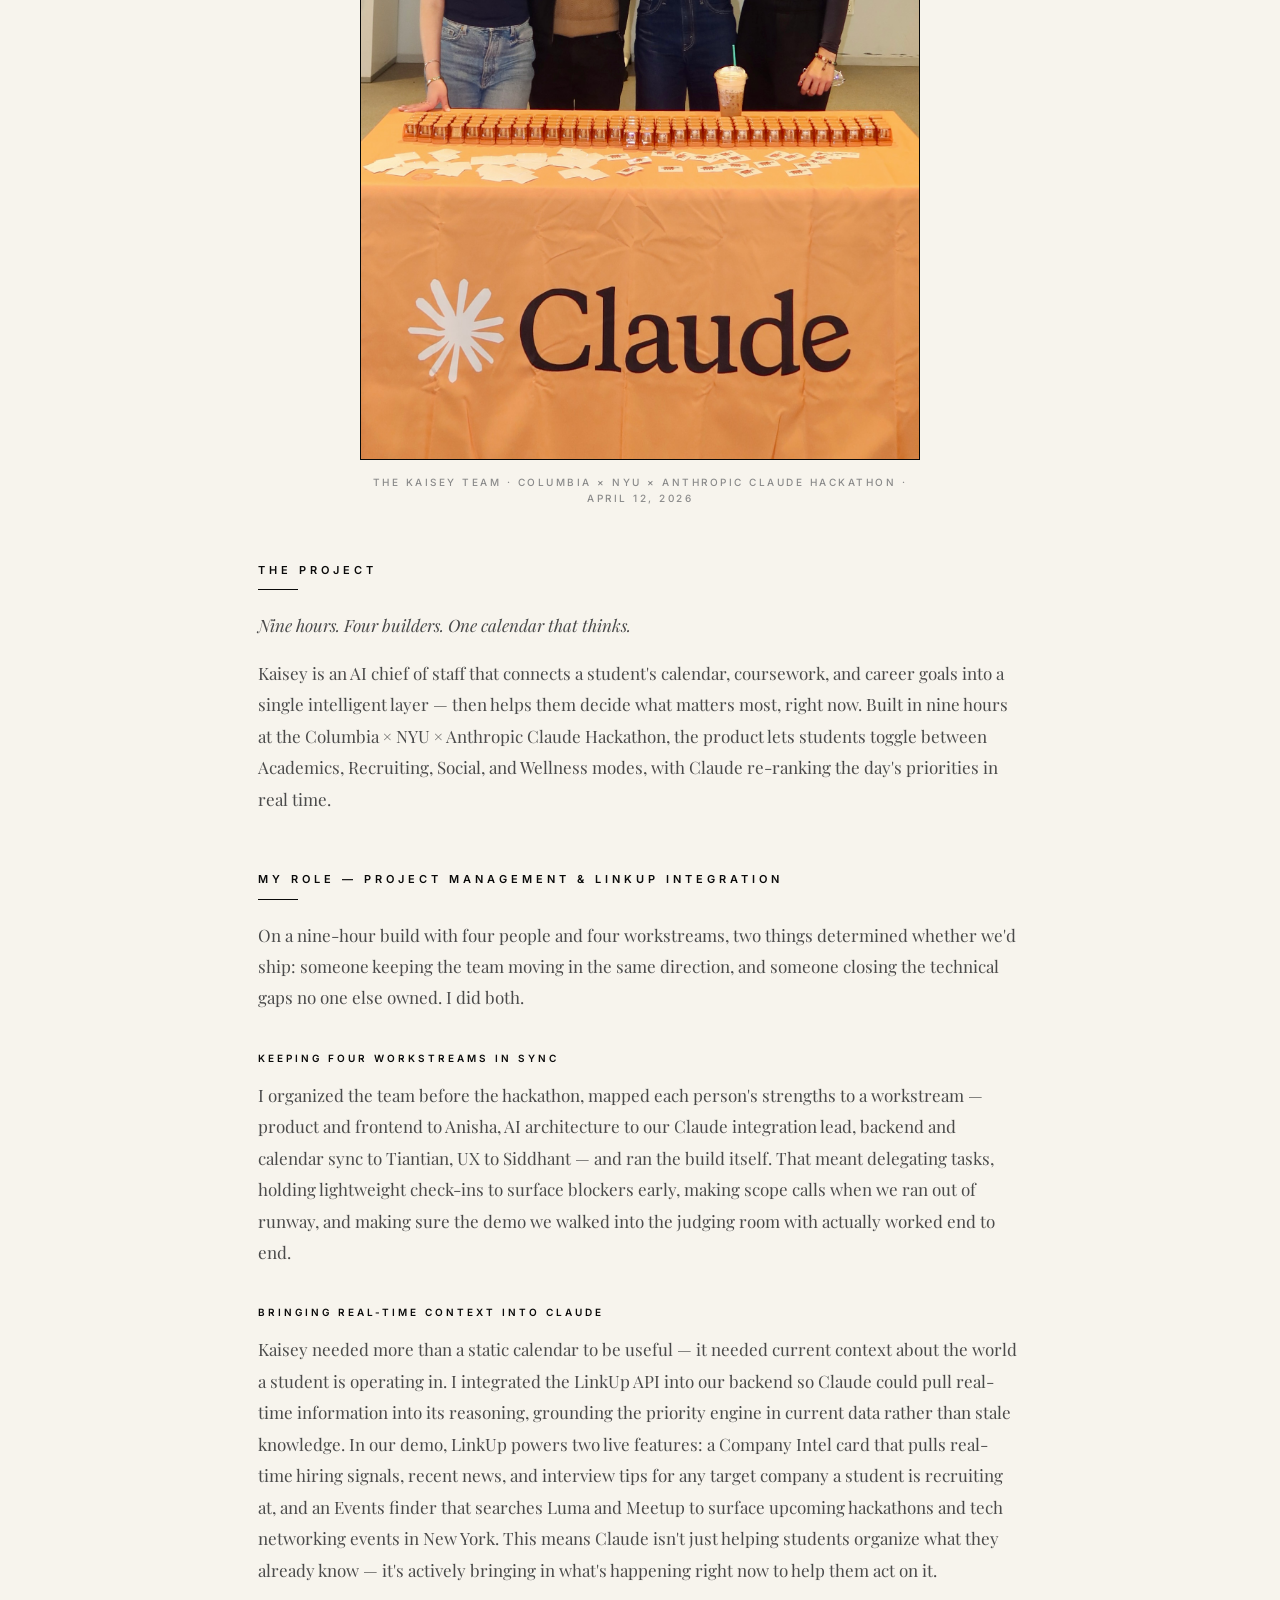
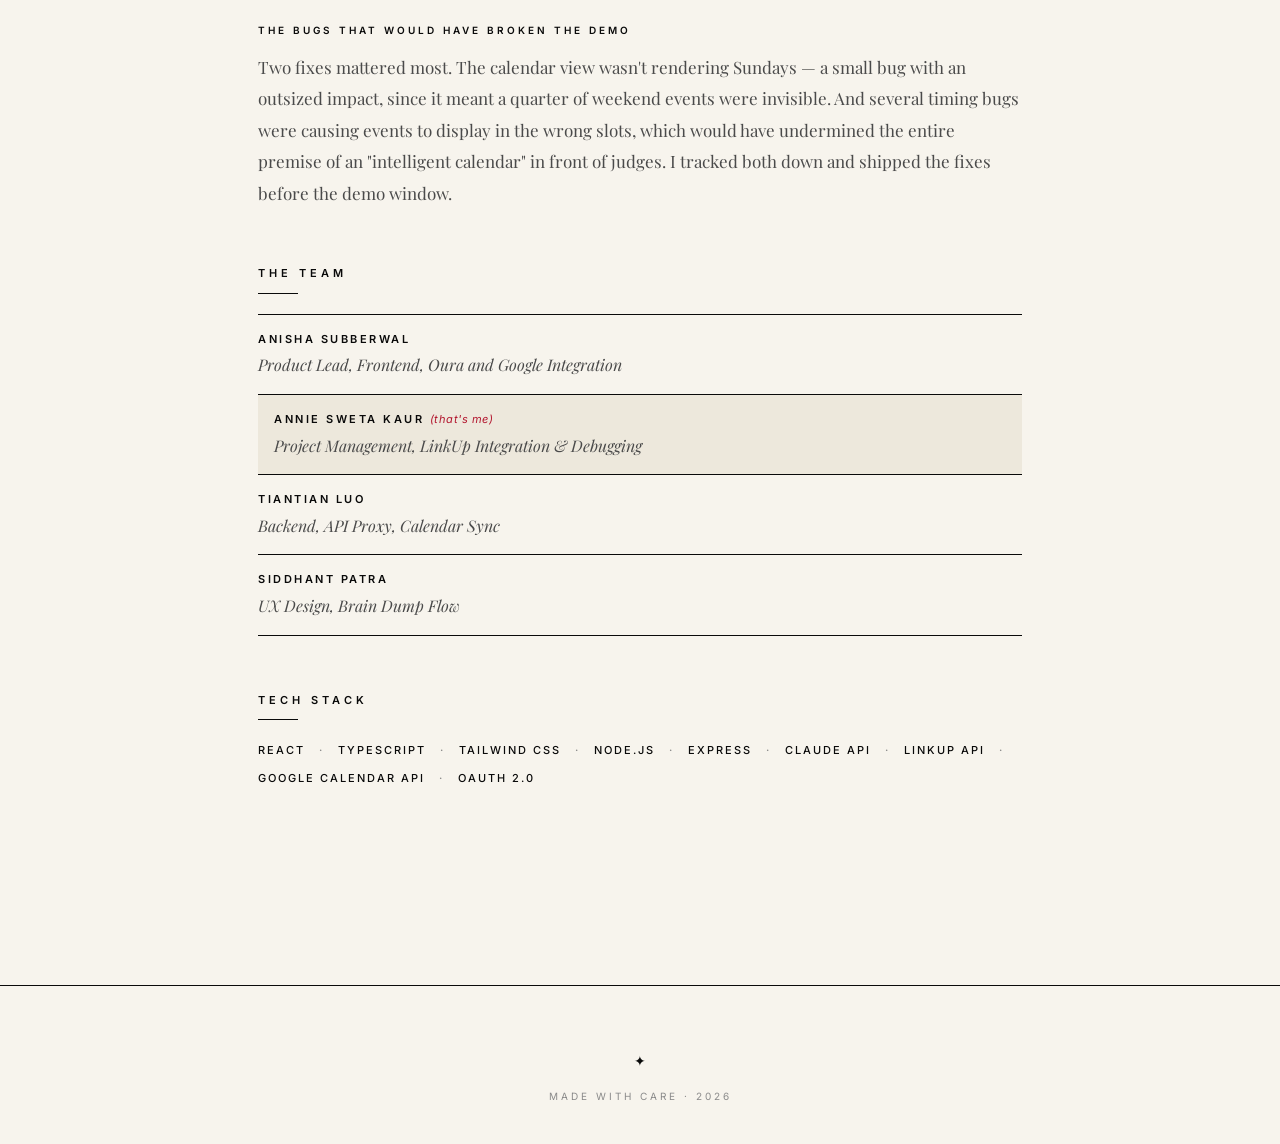
<file: projects/kasiey.html>
<!DOCTYPE html>
<html lang="en">
<head>
  <meta charset="UTF-8">
  <meta name="viewport" content="width=device-width, initial-scale=1.0">
  <title>Kaisey — AI Chief of Staff for Student Life</title>
  <link rel="preconnect" href="https://fonts.googleapis.com">
  <link rel="preconnect" href="https://fonts.gstatic.com" crossorigin>
  <link href="https://fonts.googleapis.com/css2?family=Fraunces:ital,wght@0,400;0,500;0,600;0,700;1,400;1,500&family=Caveat:wght@400;500;700&family=Playfair+Display:ital,wght@0,400;0,600;0,700;0,900;1,400;1,700;1,900&family=Inter:wght@400;500;600&display=swap" rel="stylesheet">
  <link rel="stylesheet" href="../css/styles.css?v=35">
</head>
<body>
  <nav>
    <a href="../index.html" class="nav-logo">Annie Sweta Kaur</a>
    <ul class="nav-links">
      <li class="dropdown">
        <a href="../index.html#projects">work ▾</a>
        <ul class="dropdown-menu">
          <li><a href="kasiey.html">kasiey — chief of staff</a></li>
          <li><a href="executive-interviews.html">executive interviews</a></li>
          <li><a href="instagram-unfollower.html">instagram unfollowers AI</a></li>
          <li><a href="press-room.html">gemini press room</a></li>
        </ul>
      </li>
      <li><a href="../about.html">about</a></li>
      <li><a href="../Annie Sweta Kaur Resume.pdf" target="_blank">resume</a></li>
      <li><a href="https://www.linkedin.com/in/annie-kaur-89a13a104/" target="_blank">linkedin</a></li>
      <li><a href="mailto:sk5597@columbia.edu">email</a></li>
    </ul>
  </nav>

  <div class="project-page">
    <a href="../index.html" class="back-link">← back to home</a>

    <div class="project-icon hero-icon">
      <img src="../images/Kaisey icon.png" alt="Kaisey — chief of staff for students" />
    </div>

    <h1><span>Kaisey:</span> <span class="accent">An AI Chief of Staff</span> <span>for</span> <span class="accent">Student Life</span></h1>
    <p class="tagline">A four-person build at the Columbia × NYU × Anthropic Claude Hackathon. I led project management and built the LinkUp integration.</p>

    <div class="meta-row">
      <div><strong>role</strong>project management + linkup integration</div>
      <div><strong>context</strong>columbia × nyu × anthropic claude hackathon</div>
      <div><strong>stack</strong>react · node · claude api · linkup api</div>
      <div><strong>date</strong>april 12, 2026</div>
    </div>

    <div class="link-buttons">
      <a href="https://anniesweta2340.github.io/portfolio/kaisey/" target="_blank" class="link-btn">Try Kaisey →</a>
      <a href="https://github.com/anishasubs/portfolio/tree/master/kaisey-src" target="_blank" class="link-btn">View on GitHub →</a>
    </div>

    <figure class="figure">
      <img src="../kaisey-case-study/assets/team-photo.jpg" alt="The Kaisey team at the Columbia × NYU × Anthropic Claude Hackathon">
      <figcaption>The Kaisey Team · Columbia × NYU × Anthropic Claude Hackathon · April 12, 2026</figcaption>
    </figure>

    <h2>The Project</h2>
    <p><em>Nine hours. Four builders. One calendar that thinks.</em></p>
    <p>Kaisey is an AI chief of staff that connects a student's calendar, coursework, and career goals into a single intelligent layer — then helps them decide what matters most, right now. Built in nine hours at the Columbia × NYU × Anthropic Claude Hackathon, the product lets students toggle between Academics, Recruiting, Social, and Wellness modes, with Claude re-ranking the day's priorities in real time.</p>

    <h2>My Role — Project Management & LinkUp Integration</h2>
    <p>On a nine-hour build with four people and four workstreams, two things determined whether we'd ship: someone keeping the team moving in the same direction, and someone closing the technical gaps no one else owned. I did both.</p>

    <h3>Keeping Four Workstreams in Sync</h3>
    <p>I organized the team before the hackathon, mapped each person's strengths to a workstream — product and frontend to Anisha, AI architecture to our Claude integration lead, backend and calendar sync to Tiantian, UX to Siddhant — and ran the build itself. That meant delegating tasks, holding lightweight check-ins to surface blockers early, making scope calls when we ran out of runway, and making sure the demo we walked into the judging room with actually worked end to end.</p>

    <h3>Bringing Real-Time Context Into Claude</h3>
    <p>Kaisey needed more than a static calendar to be useful — it needed current context about the world a student is operating in. I integrated the LinkUp API into our backend so Claude could pull real-time information into its reasoning, grounding the priority engine in current data rather than stale knowledge. In our demo, LinkUp powers two live features: a Company Intel card that pulls real-time hiring signals, recent news, and interview tips for any target company a student is recruiting at, and an Events finder that searches Luma and Meetup to surface upcoming hackathons and tech networking events in New York. This means Claude isn't just helping students organize what they already know — it's actively bringing in what's happening right now to help them act on it.</p>

    <h3>The Bugs That Would Have Broken the Demo</h3>
    <p>Two fixes mattered most. The calendar view wasn't rendering Sundays — a small bug with an outsized impact, since it meant a quarter of weekend events were invisible. And several timing bugs were causing events to display in the wrong slots, which would have undermined the entire premise of an "intelligent calendar" in front of judges. I tracked both down and shipped the fixes before the demo window.</p>

    <h2>The Team</h2>
    <ul class="team-list">
      <li><strong>Anisha Subberwal</strong>Product Lead, Frontend, Oura and Google Integration</li>
      <li class="is-me"><strong>Annie Sweta Kaur <span style="text-transform:none;letter-spacing:0.5px;font-weight:400;color:var(--accent);font-style:italic;">(that's me)</span></strong>Project Management, LinkUp Integration & Debugging</li>
      <li><strong>Tiantian Luo</strong>Backend, API Proxy, Calendar Sync</li>
      <li><strong>Siddhant Patra</strong>UX Design, Brain Dump Flow</li>
    </ul>

    <h2>Tech Stack</h2>
    <ul class="tag-row">
      <li>React</li>
      <li>TypeScript</li>
      <li>Tailwind CSS</li>
      <li>Node.js</li>
      <li>Express</li>
      <li>Claude API</li>
      <li>LinkUp API</li>
      <li>Google Calendar API</li>
      <li>OAuth 2.0</li>
    </ul>
  </div>

  <footer>made with care · 2026</footer>
</body>
</html>
</file>
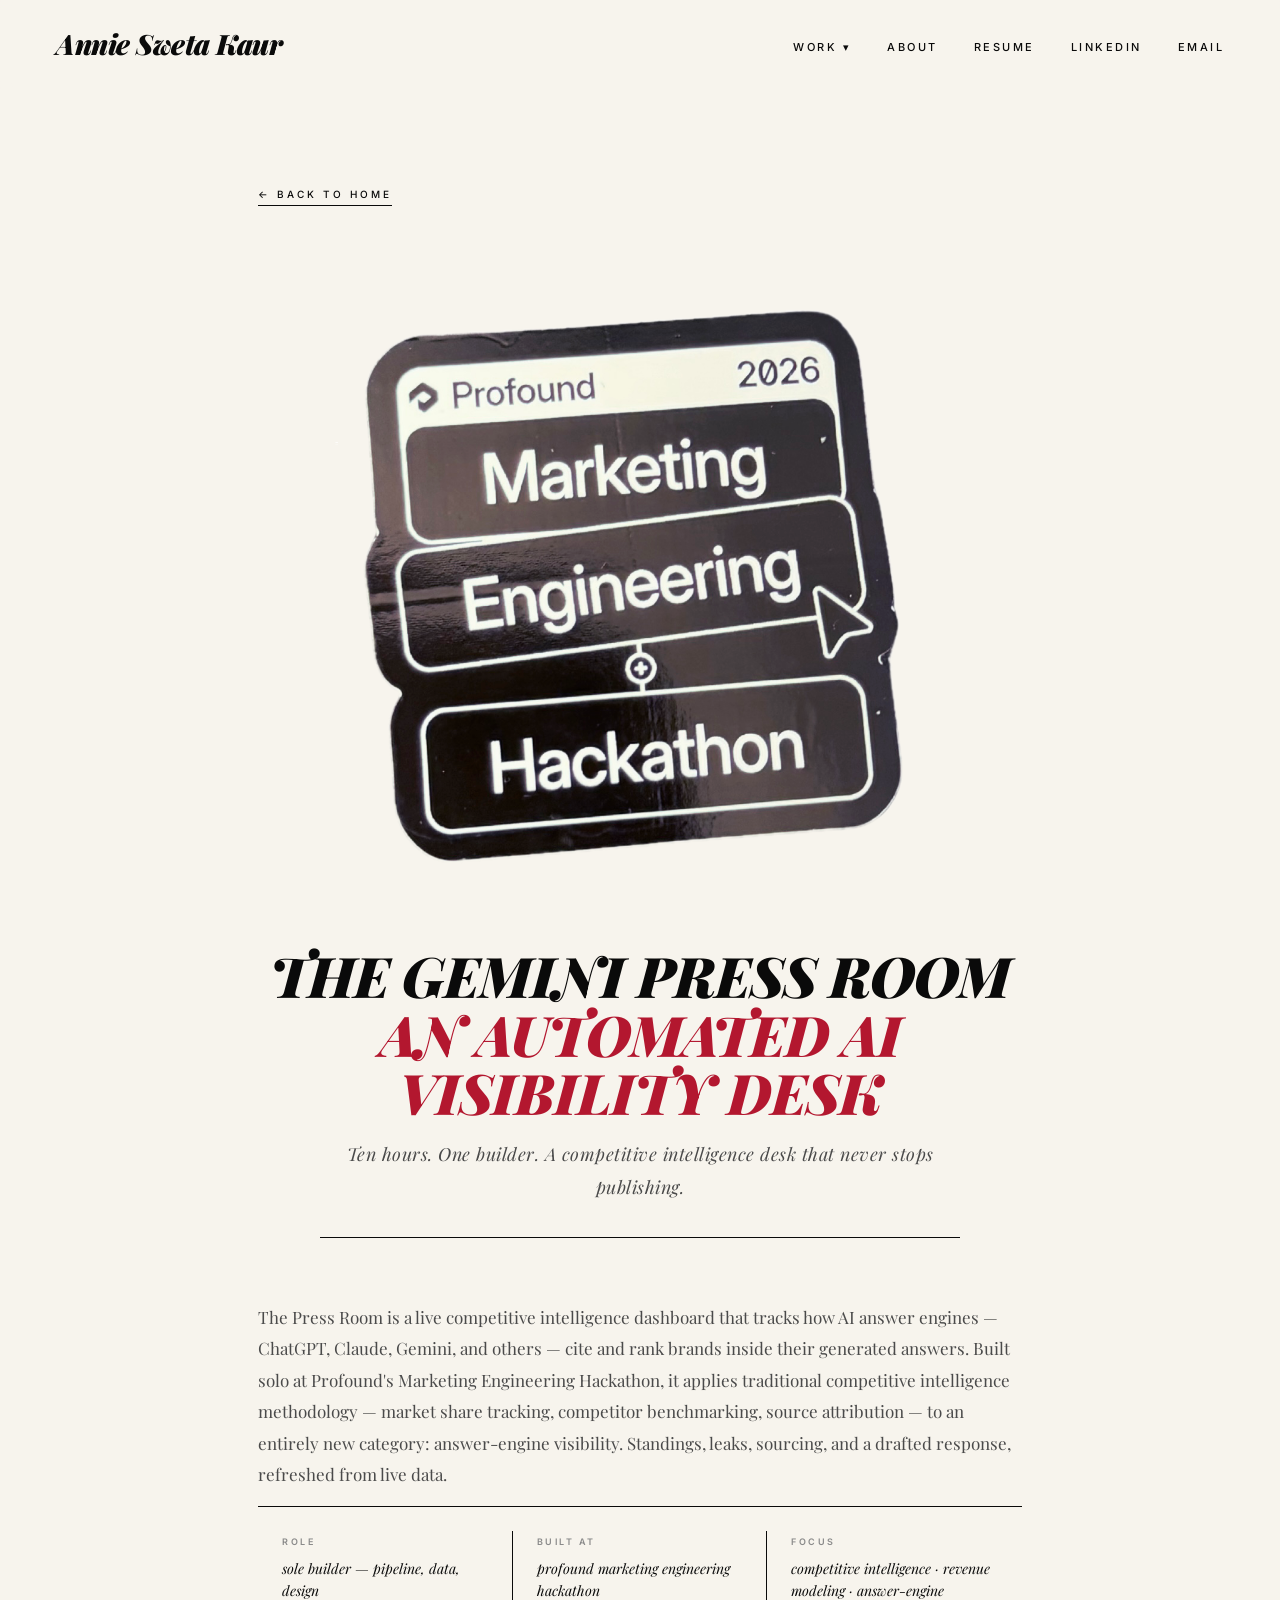
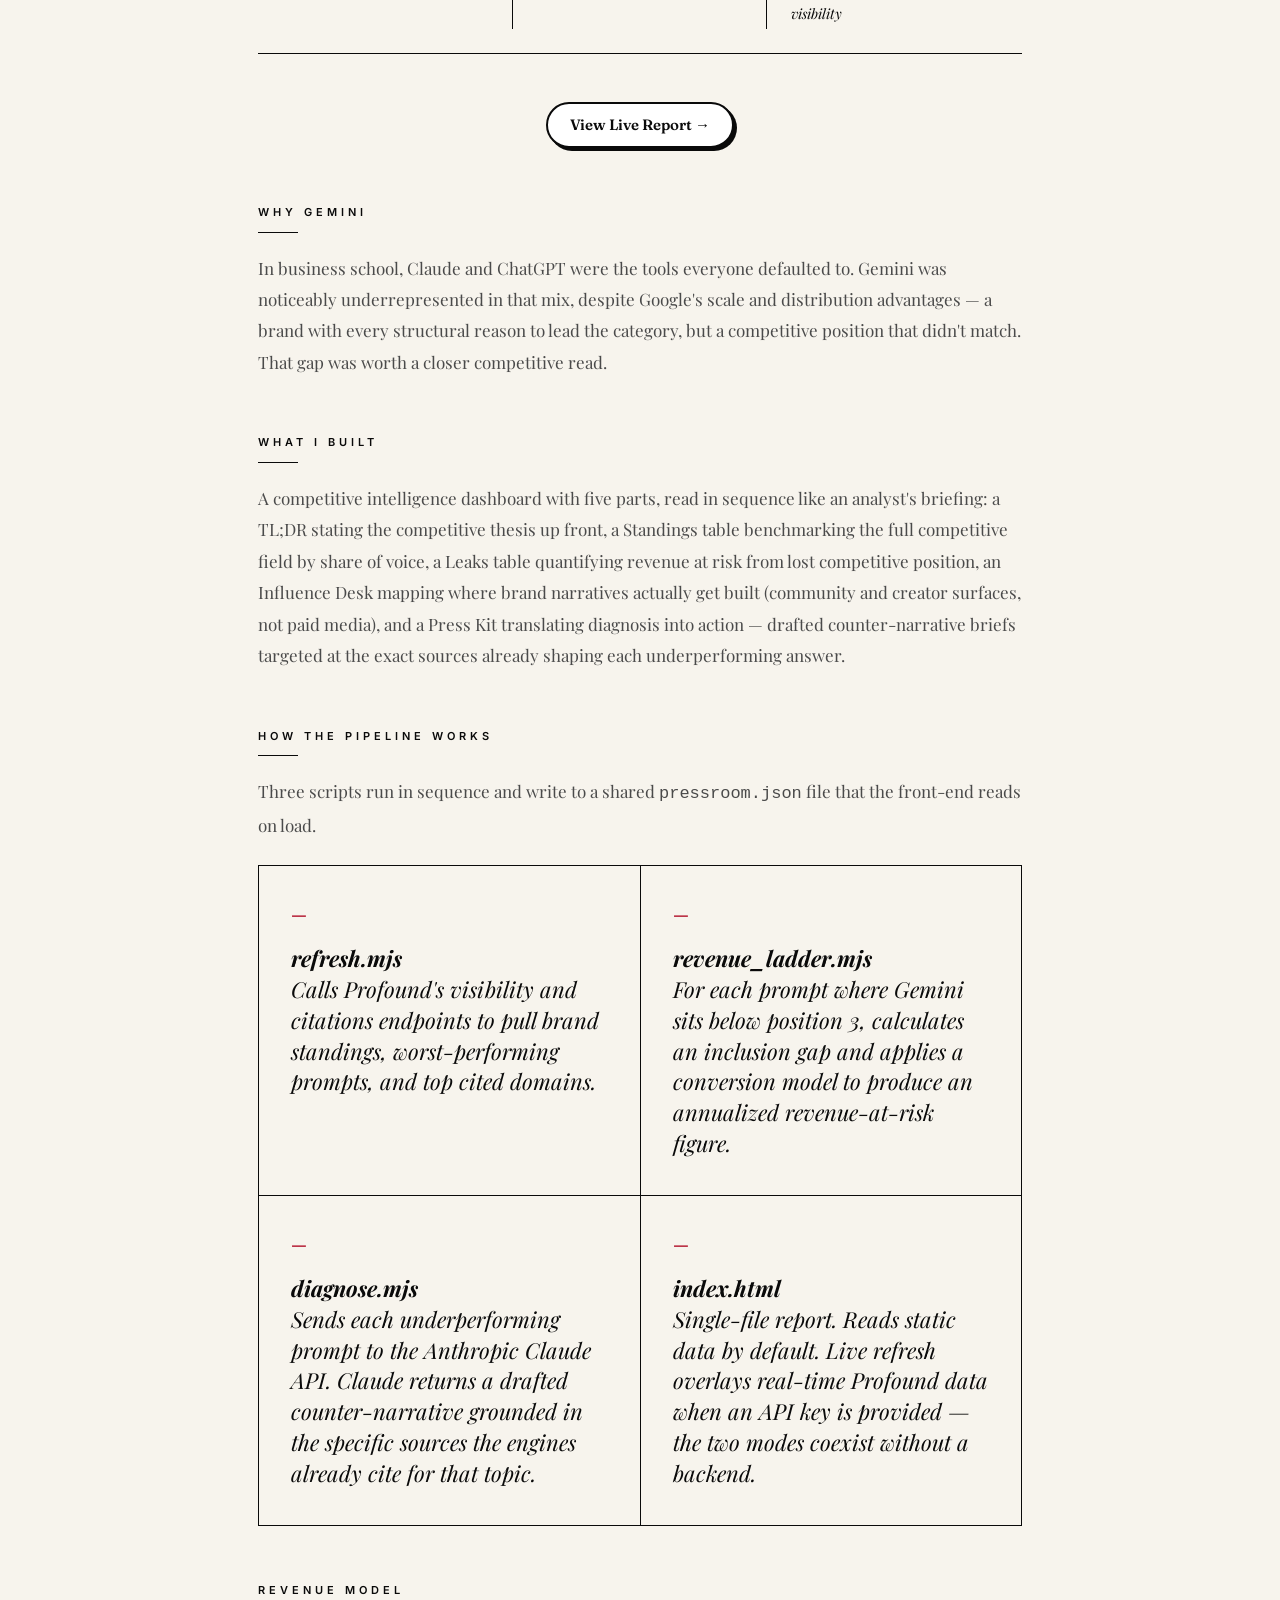
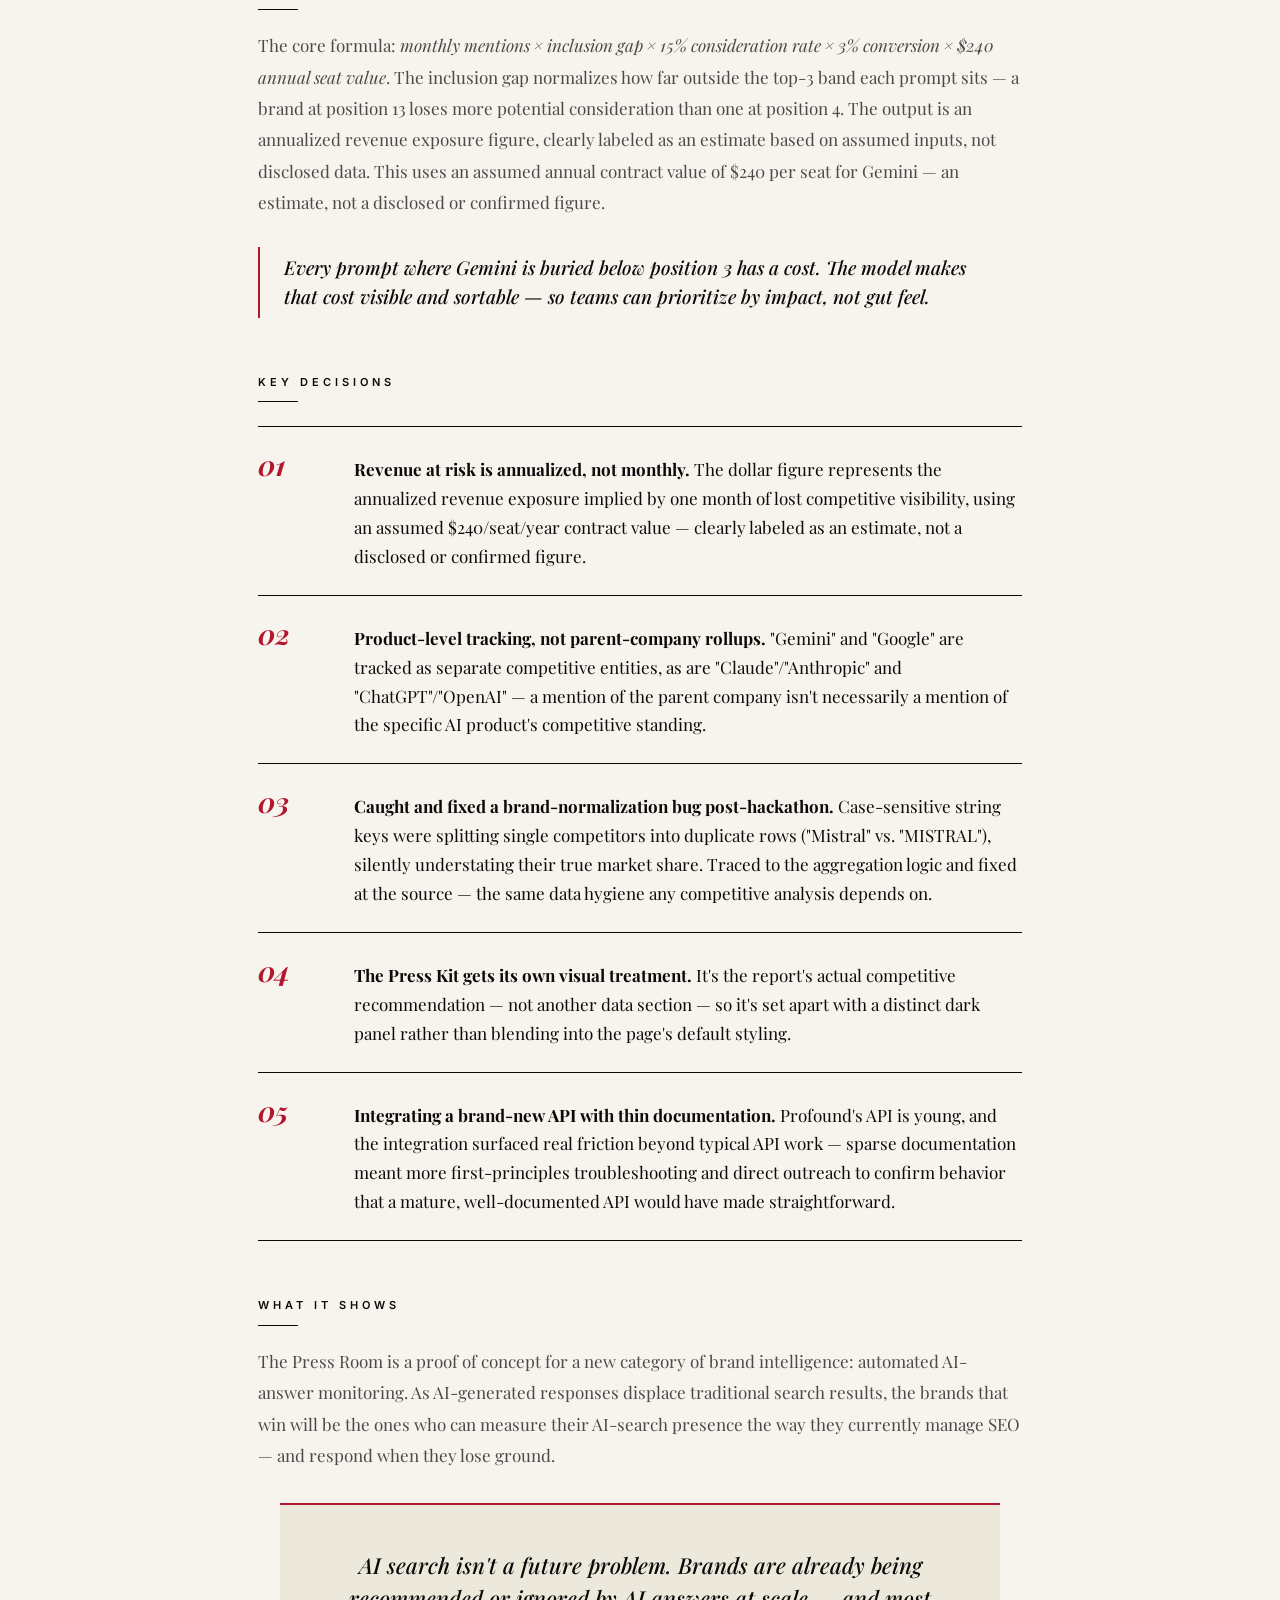
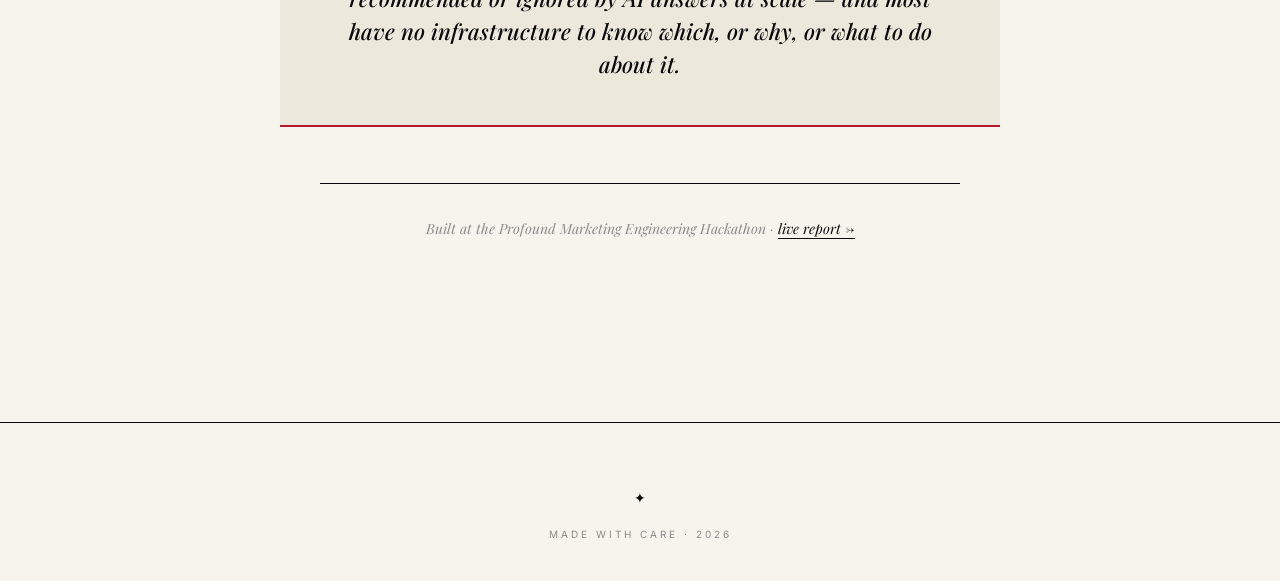
<file: projects/press-room.html>
<!DOCTYPE html>
<html lang="en">
<head>
  <meta charset="UTF-8">
  <meta name="viewport" content="width=device-width, initial-scale=1.0">
  <title>Gemini Press Room — AI Visibility Desk</title>
  <link rel="preconnect" href="https://fonts.googleapis.com">
  <link rel="preconnect" href="https://fonts.gstatic.com" crossorigin>
  <link href="https://fonts.googleapis.com/css2?family=Fraunces:ital,wght@0,400;0,500;0,600;0,700;1,400;1,500&family=Caveat:wght@400;500;700&family=Playfair+Display:ital,wght@0,400;0,600;0,700;0,900;1,400;1,700;1,900&family=Inter:wght@400;500;600&display=swap" rel="stylesheet">
  <link rel="stylesheet" href="../css/styles.css?v=37">
</head>
<body>
  <nav>
    <a href="../index.html" class="nav-logo">Annie Sweta Kaur</a>
    <ul class="nav-links">
      <li class="dropdown">
        <a href="../index.html#projects">work ▾</a>
        <ul class="dropdown-menu">
          <li><a href="kasiey.html">kasiey — chief of staff</a></li>
          <li><a href="executive-interviews.html">executive interviews</a></li>
          <li><a href="instagram-unfollower.html">instagram unfollowers AI</a></li>
          <li><a href="press-room.html">gemini press room</a></li>
        </ul>
      </li>
      <li><a href="../about.html">about</a></li>
      <li><a href="../Annie Sweta Kaur Resume.pdf" target="_blank">resume</a></li>
      <li><a href="https://www.linkedin.com/in/annie-kaur-89a13a104/" target="_blank">linkedin</a></li>
      <li><a href="mailto:sk5597@columbia.edu">email</a></li>
    </ul>
  </nav>

  <div class="project-page">
    <a href="../index.html" class="back-link">← back to home</a>

    <div class="project-icon hero-icon" style="width:680px;height:680px;max-width:90vw;max-height:90vw;">
      <img src="../images/Press Room Icon.png" alt="Gemini Press Room" />
    </div>

    <h1><span>The Gemini Press Room</span> <span class="accent">an automated AI visibility desk</span></h1>
    <p class="tagline">Ten hours. One builder. A competitive intelligence desk that never stops publishing.</p>
    <p>The Press Room is a live competitive intelligence dashboard that tracks how AI answer engines — ChatGPT, Claude, Gemini, and others — cite and rank brands inside their generated answers. Built solo at Profound's Marketing Engineering Hackathon, it applies traditional competitive intelligence methodology — market share tracking, competitor benchmarking, source attribution — to an entirely new category: answer-engine visibility. Standings, leaks, sourcing, and a drafted response, refreshed from live data.</p>

    <div class="meta-row">
      <div><strong>role</strong>sole builder — pipeline, data, design</div>
      <div><strong>built at</strong>profound marketing engineering hackathon</div>
      <div><strong>focus</strong>competitive intelligence · revenue modeling · answer-engine visibility</div>
    </div>

    <div class="link-buttons">
      <a href="https://anniesweta2340.github.io/gemini-press-room/" target="_blank" class="link-btn">View Live Report →</a>
    </div>

    <h2>Why Gemini</h2>
    <p>In business school, Claude and ChatGPT were the tools everyone defaulted to. Gemini was noticeably underrepresented in that mix, despite Google's scale and distribution advantages — a brand with every structural reason to lead the category, but a competitive position that didn't match. That gap was worth a closer competitive read.</p>

    <h2>What I Built</h2>
    <p>A competitive intelligence dashboard with five parts, read in sequence like an analyst's briefing: a TL;DR stating the competitive thesis up front, a Standings table benchmarking the full competitive field by share of voice, a Leaks table quantifying revenue at risk from lost competitive position, an Influence Desk mapping where brand narratives actually get built (community and creator surfaces, not paid media), and a Press Kit translating diagnosis into action — drafted counter-narrative briefs targeted at the exact sources already shaping each underperforming answer.</p>

    <h2>How the Pipeline Works</h2>
    <p>Three scripts run in sequence and write to a shared <code>pressroom.json</code> file that the front-end reads on load.</p>
    <div class="insight-grid">
      <div class="insight-card"><strong>refresh.mjs</strong><br>Calls Profound's visibility and citations endpoints to pull brand standings, worst-performing prompts, and top cited domains.</div>
      <div class="insight-card"><strong>revenue_ladder.mjs</strong><br>For each prompt where Gemini sits below position 3, calculates an inclusion gap and applies a conversion model to produce an annualized revenue-at-risk figure.</div>
      <div class="insight-card"><strong>diagnose.mjs</strong><br>Sends each underperforming prompt to the Anthropic Claude API. Claude returns a drafted counter-narrative grounded in the specific sources the engines already cite for that topic.</div>
      <div class="insight-card"><strong>index.html</strong><br>Single-file report. Reads static data by default. Live refresh overlays real-time Profound data when an API key is provided — the two modes coexist without a backend.</div>
    </div>

    <h2>Revenue Model</h2>
    <p>The core formula: <em>monthly mentions × inclusion gap × 15% consideration rate × 3% conversion × $240 annual seat value</em>. The inclusion gap normalizes how far outside the top-3 band each prompt sits — a brand at position 13 loses more potential consideration than one at position 4. The output is an annualized revenue exposure figure, clearly labeled as an estimate based on assumed inputs, not disclosed data. This uses an assumed annual contract value of $240 per seat for Gemini — an estimate, not a disclosed or confirmed figure.</p>

    <p class="pull-quote">Every prompt where Gemini is buried below position 3 has a cost. The model makes that cost visible and sortable — so teams can prioritize by impact, not gut feel.</p>

    <h2>Key Decisions</h2>
    <div class="perspective-list">
      <div class="perspective-item">
        <span class="num">01</span>
        <p><strong>Revenue at risk is annualized, not monthly.</strong> The dollar figure represents the annualized revenue exposure implied by one month of lost competitive visibility, using an assumed $240/seat/year contract value — clearly labeled as an estimate, not a disclosed or confirmed figure.</p>
      </div>
      <div class="perspective-item">
        <span class="num">02</span>
        <p><strong>Product-level tracking, not parent-company rollups.</strong> "Gemini" and "Google" are tracked as separate competitive entities, as are "Claude"/"Anthropic" and "ChatGPT"/"OpenAI" — a mention of the parent company isn't necessarily a mention of the specific AI product's competitive standing.</p>
      </div>
      <div class="perspective-item">
        <span class="num">03</span>
        <p><strong>Caught and fixed a brand-normalization bug post-hackathon.</strong> Case-sensitive string keys were splitting single competitors into duplicate rows ("Mistral" vs. "MISTRAL"), silently understating their true market share. Traced to the aggregation logic and fixed at the source — the same data hygiene any competitive analysis depends on.</p>
      </div>
      <div class="perspective-item">
        <span class="num">04</span>
        <p><strong>The Press Kit gets its own visual treatment.</strong> It's the report's actual competitive recommendation — not another data section — so it's set apart with a distinct dark panel rather than blending into the page's default styling.</p>
      </div>
      <div class="perspective-item">
        <span class="num">05</span>
        <p><strong>Integrating a brand-new API with thin documentation.</strong> Profound's API is young, and the integration surfaced real friction beyond typical API work — sparse documentation meant more first-principles troubleshooting and direct outreach to confirm behavior that a mature, well-documented API would have made straightforward.</p>
      </div>
    </div>

    <h2>What It Shows</h2>
    <p>The Press Room is a proof of concept for a new category of brand intelligence: automated AI-answer monitoring. As AI-generated responses displace traditional search results, the brands that win will be the ones who can measure their AI-search presence the way they currently manage SEO — and respond when they lose ground.</p>

    <div class="takeaway-box">
      AI search isn't a future problem. Brands are already being recommended or ignored by AI answers at scale — and most have no infrastructure to know which, or why, or what to do about it.
    </div>

    <p class="project-context">Built at the Profound Marketing Engineering Hackathon · <a href="https://anniesweta2340.github.io/gemini-press-room/" target="_blank">live report →</a></p>
  </div>

  <footer>made with care · 2026</footer>
</body>
</html>
</file>
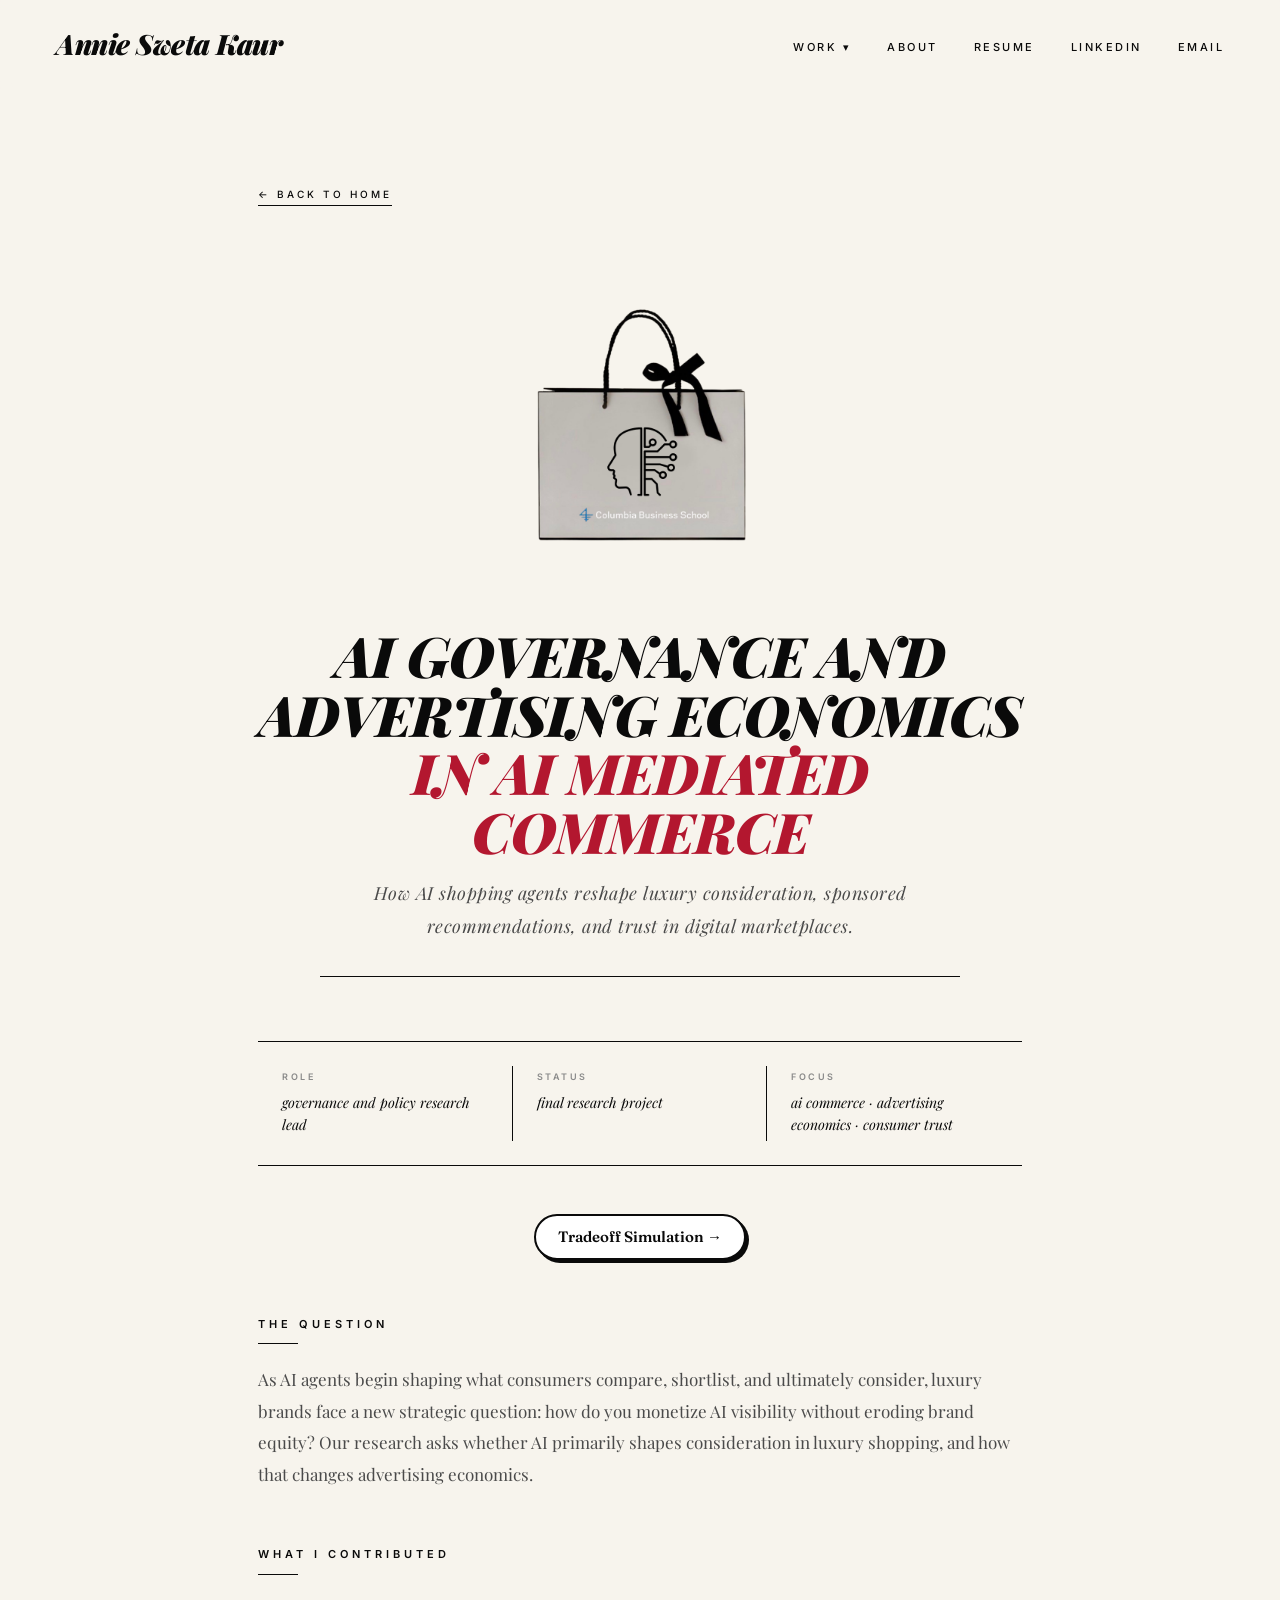
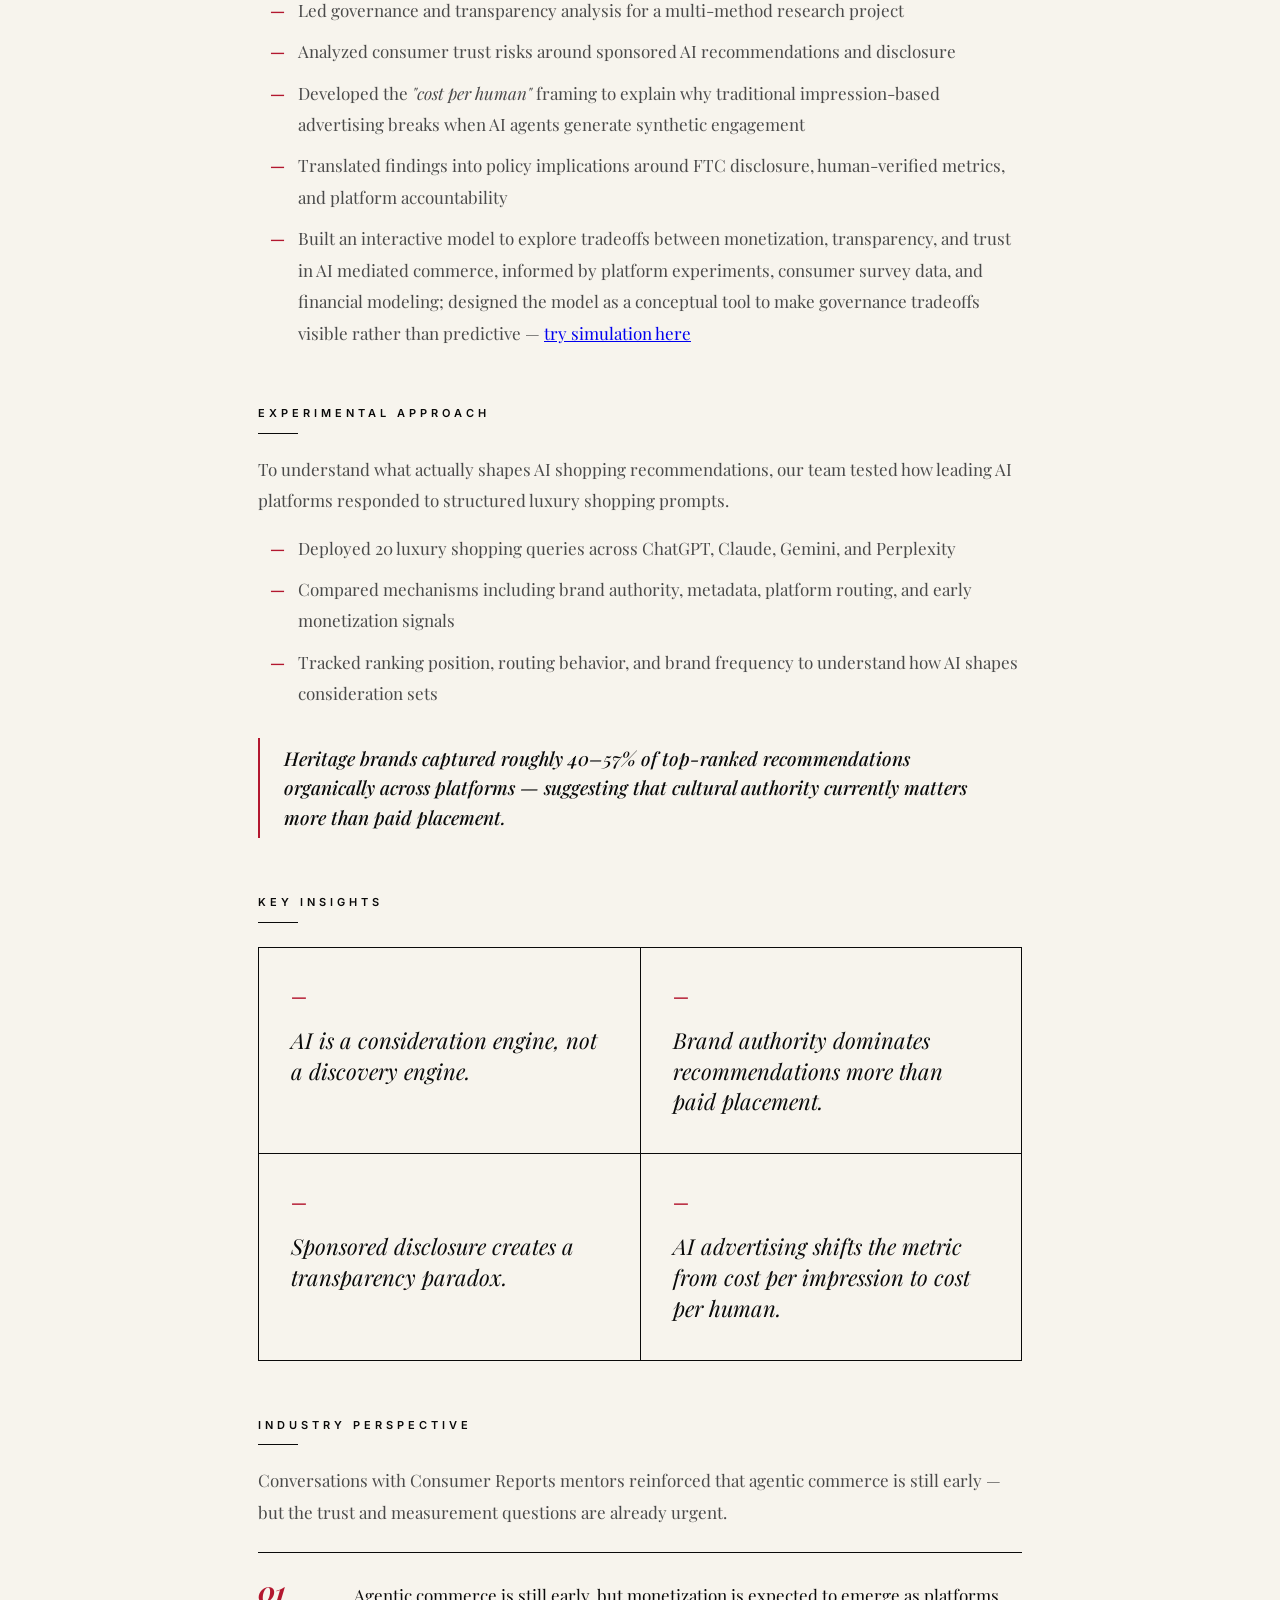
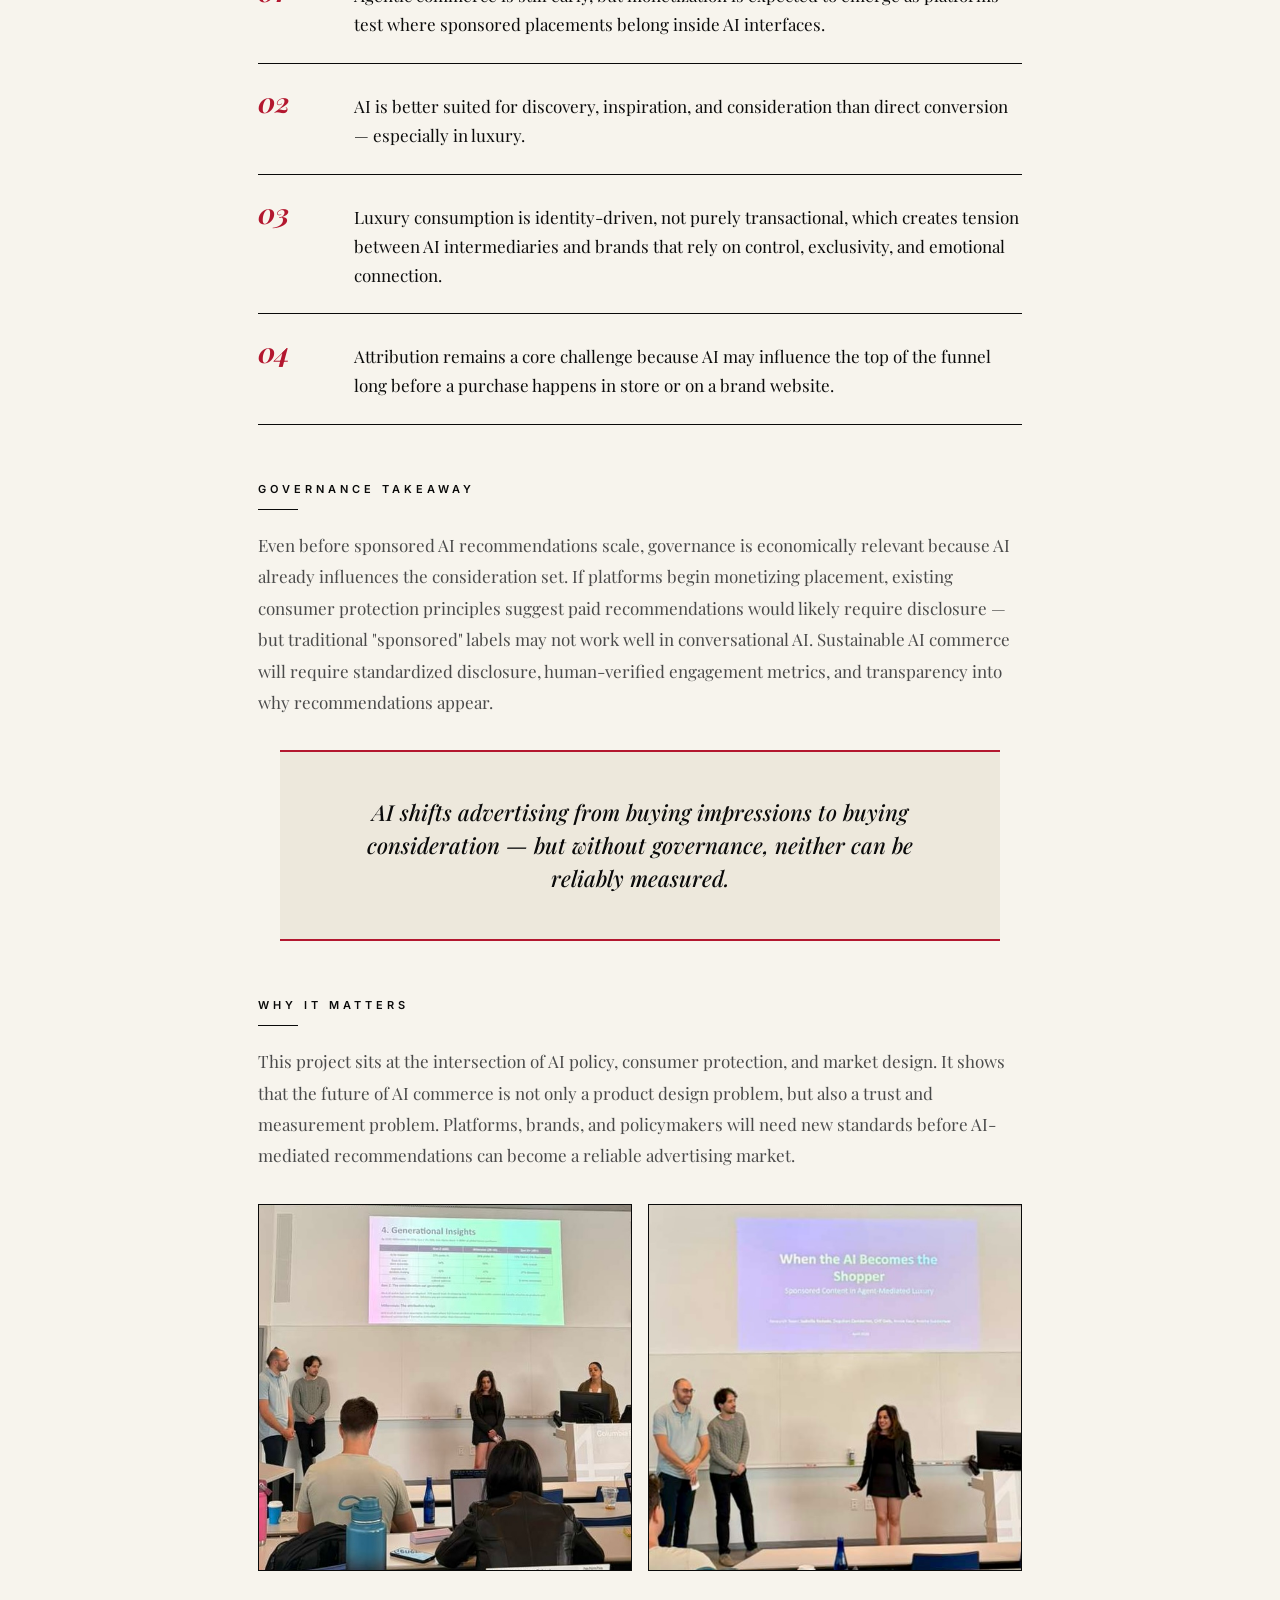
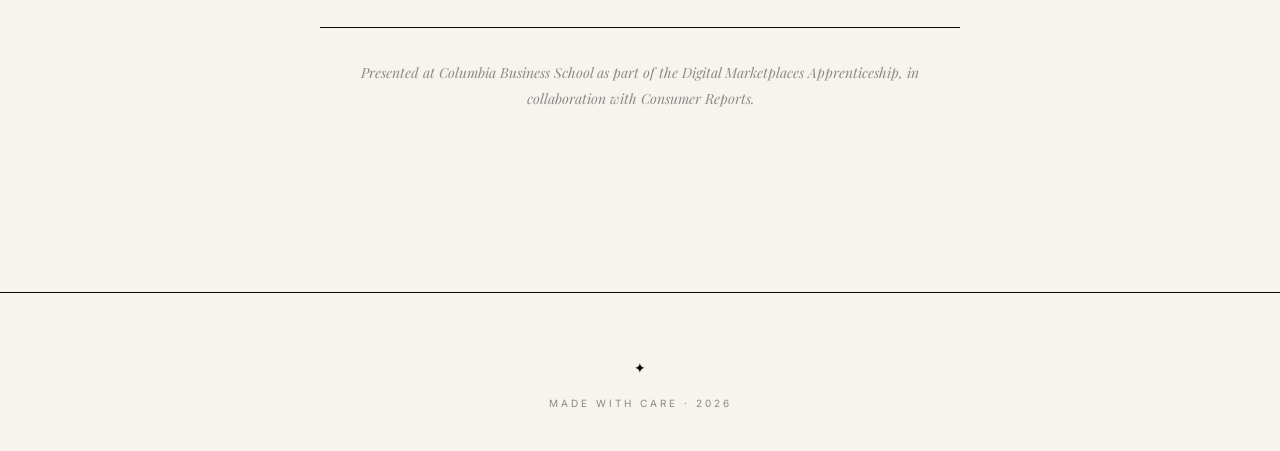
<file: projects/shopping-agent.html>
<!DOCTYPE html>
<html lang="en">
<head>
  <meta charset="UTF-8">
  <meta name="viewport" content="width=device-width, initial-scale=1.0">
  <title>AI Governance and Advertising Economics in AI Mediated Commerce</title>
  <link rel="preconnect" href="https://fonts.googleapis.com">
  <link rel="preconnect" href="https://fonts.gstatic.com" crossorigin>
  <link href="https://fonts.googleapis.com/css2?family=Fraunces:ital,wght@0,400;0,500;0,600;0,700;1,400;1,500&family=Caveat:wght@400;500;700&family=Playfair+Display:ital,wght@0,400;0,600;0,700;0,900;1,400;1,700;1,900&family=Inter:wght@400;500;600&display=swap" rel="stylesheet">
  <link rel="stylesheet" href="../css/styles.css?v=37">
</head>
<body>
  <nav>
    <a href="../index.html" class="nav-logo">Annie Sweta Kaur</a>
    <ul class="nav-links">
      <li class="dropdown">
        <a href="../index.html#projects">work ▾</a>
        <ul class="dropdown-menu">
          <li><a href="kasiey.html">kasiey — chief of staff</a></li>
          <li><a href="executive-interviews.html">executive interviews</a></li>
          <li><a href="instagram-unfollower.html">instagram unfollowers AI</a></li>
          <li><a href="shopping-agent.html">agentic shopping agent</a></li>
        </ul>
      </li>
      <li><a href="../about.html">about</a></li>
      <li><a href="../Annie Sweta Kaur Resume.pdf" target="_blank">resume</a></li>
      <li><a href="https://www.linkedin.com/in/annie-kaur-89a13a104/" target="_blank">linkedin</a></li>
      <li><a href="mailto:sk5597@columbia.edu">email</a></li>
    </ul>
  </nav>

  <div class="project-page">
    <a href="../index.html" class="back-link">← back to home</a>

    <div class="project-icon hero-icon">
      <img src="../images/AI Shopping Agents Icon.png" alt="AI shopping agent" />
    </div>

    <h1><span>AI Governance and Advertising Economics</span> <span class="accent">in AI Mediated Commerce</span></h1>
    <p class="tagline">How AI shopping agents reshape luxury consideration, sponsored recommendations, and trust in digital marketplaces.</p>

    <div class="meta-row">
      <div><strong>role</strong>governance and policy research lead</div>
      <div><strong>status</strong>final research project</div>
      <div><strong>focus</strong>ai commerce · advertising economics · consumer trust</div>
    </div>

    <div class="link-buttons">
      <a href="https://anniesweta2340.github.io/AI-Commerce-Governance-Simulator/" target="_blank" class="link-btn">Tradeoff Simulation →</a>
    </div>

    <h2>The Question</h2>
    <p>As AI agents begin shaping what consumers compare, shortlist, and ultimately consider, luxury brands face a new strategic question: how do you monetize AI visibility without eroding brand equity? Our research asks whether AI primarily shapes consideration in luxury shopping, and how that changes advertising economics.</p>

    <h2>What I Contributed</h2>
    <ul>
      <li>Led governance and transparency analysis for a multi-method research project</li>
      <li>Analyzed consumer trust risks around sponsored AI recommendations and disclosure</li>
      <li>Developed the <em>"cost per human"</em> framing to explain why traditional impression-based advertising breaks when AI agents generate synthetic engagement</li>
      <li>Translated findings into policy implications around FTC disclosure, human-verified metrics, and platform accountability</li>
      <li>Built an interactive model to explore tradeoffs between monetization, transparency, and trust in AI mediated commerce, informed by platform experiments, consumer survey data, and financial modeling; designed the model as a conceptual tool to make governance tradeoffs visible rather than predictive — <a href="https://anniesweta2340.github.io/AI-Commerce-Governance-Simulator/" target="_blank">try simulation here</a></li>
    </ul>

    <h2>Experimental Approach</h2>
    <p>To understand what actually shapes AI shopping recommendations, our team tested how leading AI platforms responded to structured luxury shopping prompts.</p>
    <ul>
      <li>Deployed 20 luxury shopping queries across ChatGPT, Claude, Gemini, and Perplexity</li>
      <li>Compared mechanisms including brand authority, metadata, platform routing, and early monetization signals</li>
      <li>Tracked ranking position, routing behavior, and brand frequency to understand how AI shapes consideration sets</li>
    </ul>
    <p class="pull-quote">Heritage brands captured roughly 40–57% of top-ranked recommendations organically across platforms — suggesting that cultural authority currently matters more than paid placement.</p>

    <h2>Key Insights</h2>
    <div class="insight-grid">
      <div class="insight-card">AI is a consideration engine, not a discovery engine.</div>
      <div class="insight-card">Brand authority dominates recommendations more than paid placement.</div>
      <div class="insight-card">Sponsored disclosure creates a transparency paradox.</div>
      <div class="insight-card">AI advertising shifts the metric from cost per impression to cost per human.</div>
    </div>

    <h2>Industry Perspective</h2>
    <p>Conversations with Consumer Reports mentors reinforced that agentic commerce is still early — but the trust and measurement questions are already urgent.</p>
    <div class="perspective-list">
      <div class="perspective-item">
        <span class="num">01</span>
        <p>Agentic commerce is still early, but monetization is expected to emerge as platforms test where sponsored placements belong inside AI interfaces.</p>
      </div>
      <div class="perspective-item">
        <span class="num">02</span>
        <p>AI is better suited for discovery, inspiration, and consideration than direct conversion — especially in luxury.</p>
      </div>
      <div class="perspective-item">
        <span class="num">03</span>
        <p>Luxury consumption is identity-driven, not purely transactional, which creates tension between AI intermediaries and brands that rely on control, exclusivity, and emotional connection.</p>
      </div>
      <div class="perspective-item">
        <span class="num">04</span>
        <p>Attribution remains a core challenge because AI may influence the top of the funnel long before a purchase happens in store or on a brand website.</p>
      </div>
    </div>

    <h2>Governance Takeaway</h2>
    <p>Even before sponsored AI recommendations scale, governance is economically relevant because AI already influences the consideration set. If platforms begin monetizing placement, existing consumer protection principles suggest paid recommendations would likely require disclosure — but traditional "sponsored" labels may not work well in conversational AI. Sustainable AI commerce will require standardized disclosure, human-verified engagement metrics, and transparency into why recommendations appear.</p>

    <div class="takeaway-box">
      AI shifts advertising from buying impressions to buying consideration — but without governance, neither can be reliably measured.
    </div>

    <h2>Why It Matters</h2>
    <p>This project sits at the intersection of AI policy, consumer protection, and market design. It shows that the future of AI commerce is not only a product design problem, but also a trust and measurement problem. Platforms, brands, and policymakers will need new standards before AI-mediated recommendations can become a reliable advertising market.</p>

    <div class="figure-pair">
      <figure class="figure">
        <img src="../images/shopping-agent/AI%20Shopping%20Agents%20Presentation%201.jpg" alt="Presenting the AI shopping agents research at Columbia Business School">
      </figure>
      <figure class="figure">
        <img src="../images/shopping-agent/AI%20Shopping%20Agents%20Presentation%202.jpg" alt="Presenting the AI shopping agents research at Columbia Business School">
      </figure>
    </div>

    <p class="project-context">Presented at Columbia Business School as part of the Digital Marketplaces Apprenticeship, in collaboration with Consumer Reports.</p>
  </div>

  <footer>made with care · 2026</footer>
</body>
</html>
</file>
<file: css/styles.css>
:root {
  --bg: #f7f4ed;
  --bg-deep: #ede8dc;
  --paper: #ffffff;
  --ink: #0a0a0a;
  --ink-soft: #4a4a4a;
  --ink-mute: #8a8a8a;
  --rule: #1a1a1a;
  --accent: #b3172f;
  --accent-ink: #7a0f20;
  --gold: #a8874e;
  --border: #1a1a1a;
}

* { box-sizing: border-box; margin: 0; padding: 0; }

html { scroll-behavior: smooth; }

body {
  font-family: 'Playfair Display', 'Bodoni Moda', 'Didot', 'Times New Roman', serif;
  background: var(--bg);
  color: var(--ink);
  line-height: 1.6;
  min-height: 100vh;
  overflow-x: hidden;
  -webkit-font-smoothing: antialiased;
  -moz-osx-font-smoothing: grayscale;
}

body::before { display: none; }

/* ====== NAV ====== */
nav {
  display: flex;
  justify-content: space-between;
  align-items: center;
  padding: 22px 56px;
  background: var(--bg);
  position: sticky;
  top: 0;
  z-index: 100;
  backdrop-filter: blur(6px);
  background-color: rgba(247, 244, 237, 0.92);
}

.nav-logo {
  font-family: 'Playfair Display', 'Didot', serif;
  font-weight: 900;
  font-style: italic;
  font-size: 28px;
  letter-spacing: -0.5px;
  text-decoration: none;
  color: var(--ink);
  transform: none;
}

.nav-logo:hover { color: var(--accent); }

.nav-links {
  display: flex;
  gap: 36px;
  list-style: none;
  align-items: center;
}

.nav-links > li > a {
  text-decoration: none;
  color: var(--ink);
  font-family: 'Inter', 'Helvetica Neue', Arial, sans-serif;
  font-size: 11px;
  font-weight: 500;
  letter-spacing: 2.5px;
  text-transform: uppercase;
  position: relative;
  transition: color 0.2s;
}

.nav-links > li > a::after {
  content: '';
  position: absolute;
  bottom: -6px;
  left: 0;
  width: 0;
  height: 1px;
  background: var(--ink);
  transition: width 0.3s ease;
  border-radius: 0;
}

.nav-links > li > a:hover::after { width: 100%; }
.nav-links > li > a:hover { color: var(--ink); }

.dropdown { position: relative; }

.dropdown-menu {
  display: none;
  position: absolute;
  top: 100%;
  left: -16px;
  background: var(--paper);
  border: 1px solid var(--ink);
  border-radius: 0;
  padding: 16px 0;
  min-width: 280px;
  box-shadow: none;
  list-style: none;
  margin-top: 0;
}

.dropdown::after {
  content: '';
  position: absolute;
  top: 100%;
  left: 0;
  width: 100%;
  height: 16px;
  display: none;
}

.dropdown:hover::after,
.dropdown:focus-within::after { display: block; }

.dropdown:hover .dropdown-menu,
.dropdown:focus-within .dropdown-menu { display: block; }

.dropdown-menu a {
  display: block;
  padding: 10px 24px;
  font-family: 'Inter', sans-serif;
  font-size: 11px;
  font-weight: 500;
  letter-spacing: 1.8px;
  text-transform: uppercase;
  text-decoration: none;
  color: var(--ink);
}

.dropdown-menu a:hover { background: var(--bg-deep); color: var(--accent); }

main {
  max-width: 1240px;
  margin: 0 auto;
  padding: 0 56px 140px;
  position: relative;
  z-index: 2;
}

/* ====== HERO - Magazine cover ====== */
.hero {
  text-align: center;
  margin-bottom: 0;
  position: relative;
  padding: 0;
}

.hero::before,
.hero::after { content: none; display: none; }

.welcome-balloons {
  display: flex;
  justify-content: center;
  align-items: baseline;
  gap: 0.15em 2em;
  margin: 0 auto 16px;
  flex-wrap: wrap;
  perspective: none;
  max-width: 1200px;
  line-height: 0.95;
}

.welcome-balloons .word {
  display: inline-flex;
  align-items: baseline;
  white-space: nowrap;
}

.balloon {
  width: auto;
  height: auto;
  display: inline-flex;
  align-items: center;
  justify-content: center;
  font-family: 'Playfair Display', 'Didot', 'Bodoni Moda', serif;
  font-size: clamp(40px, 7.2vw, 96px);
  font-weight: 900;
  color: var(--ink);
  position: relative;
  background: transparent !important;
  border-radius: 0;
  text-shadow: none;
  animation: none;
  filter: none;
  transform: none !important;
  line-height: 1;
  padding: 0 1px;
}

.balloon::before,
.balloon::after { display: none; content: none; }

.balloon.accent {
  font-style: italic;
  color: var(--accent);
}

@keyframes bob { 0%, 100% { transform: none; } }

.hero-tagline {
  font-family: 'Inter', sans-serif;
  font-size: 11px;
  letter-spacing: 4px;
  text-transform: uppercase;
  color: var(--ink);
  margin-bottom: 32px;
  transform: none;
  font-weight: 500;
}

.hero-intro {
  max-width: 620px;
  margin: 0 auto;
  font-size: 18px;
  color: var(--ink-soft);
  line-height: 1.7;
  font-family: 'Playfair Display', serif;
  font-style: italic;
  font-weight: 400;
}

.hero-intro em {
  color: var(--accent);
  font-style: italic;
  font-weight: 500;
  border-bottom: none;
}

/* ====== PROJECTS - Editorial spread ====== */
.projects-heading {
  text-align: center;
  margin-top: 0;
  margin-bottom: 40px;
  position: relative;
}

.projects-heading::before,
.projects-heading::after {
  content: '';
  display: inline-block;
  width: 40px;
  height: 1px;
  background: var(--ink);
  vertical-align: middle;
  margin: 0 16px;
}

.projects-heading h2 {
  font-family: 'Playfair Display', 'Didot', serif;
  font-size: 14px;
  font-weight: 500;
  color: var(--ink);
  transform: none;
  display: inline-block;
  letter-spacing: 6px;
  text-transform: uppercase;
  font-style: normal;
}

.projects-heading .sub {
  font-family: 'Playfair Display', serif;
  font-style: italic;
  font-size: 15px;
  color: var(--ink-mute);
  margin-top: 12px;
  letter-spacing: 0.5px;
  text-transform: none;
}

.projects-grid {
  display: grid;
  grid-template-columns: repeat(4, 1fr);
  gap: 40px 32px;
  margin: 0 0 140px;
  position: relative;
}

.project-card {
  background: transparent;
  text-align: center;
  text-decoration: none;
  color: var(--ink);
  transition: transform 0.4s ease, opacity 0.3s;
  display: flex;
  flex-direction: column;
  align-items: center;
  gap: 6px;
  padding: 0;
  position: relative;
}

.project-card:nth-child(odd),
.project-card:nth-child(even) { transform: none; }

.project-card:hover {
  transform: translateY(-6px);
}

.project-card:hover .project-icon { transform: none; }

.project-icon {
  width: 100%;
  max-width: 280px;
  height: 260px;
  display: flex;
  align-items: flex-end;
  justify-content: center;
  transition: opacity 0.3s ease;
  filter: none;
  padding: 0;
  background: transparent;
  border: none;
  border-radius: 0;
}

.project-card:hover .project-icon {
  opacity: 0.85;
}

.project-icon svg { width: 100%; height: 100%; }
.project-icon { overflow: hidden; }
.project-icon img { width: 100%; height: 100%; object-fit: contain; display: block; }
.project-icon img[src*="Kaisey"] { transform: scale(1.1); }
.project-icon--exec { max-width: 320px; height: 260px; }
.project-icon img[src*="Shopping"] { transform: scale(1); }
.project-icon--press-room { max-width: 165px; height: 260px; }

.project-label {
  display: inline-block;
  padding: 0;
  background: transparent;
  border: none;
  border-radius: 0;
  box-shadow: none;
  font-family: 'Playfair Display', 'Didot', serif;
  font-size: 20px;
  font-weight: 600;
  color: var(--ink);
  text-transform: uppercase;
  letter-spacing: 3px;
  transition: color 0.2s;
  margin-top: 0;
}

.project-card:hover .project-label {
  background: transparent;
  transform: none;
  box-shadow: none;
  color: var(--accent);
}

.project-subtitle {
  font-size: 12px;
  color: var(--ink-mute);
  font-style: italic;
  font-family: 'Playfair Display', serif;
  max-width: 220px;
  line-height: 1.5;
  letter-spacing: 0.5px;
  text-transform: lowercase;
}

/* ====== ABOUT - Editorial column ====== */
.about-section {
  background: var(--paper);
  border: 1px solid var(--ink);
  border-radius: 0;
  padding: 72px 64px;
  margin-bottom: 60px;
  display: grid;
  grid-template-columns: 300px 1fr;
  gap: 72px;
  align-items: start;
  box-shadow: none;
  position: relative;
}

.about-section::before {
  content: 'Featured';
  position: absolute;
  top: -10px;
  left: 40px;
  padding: 0 14px;
  background: var(--bg);
  font-family: 'Inter', sans-serif;
  font-size: 10px;
  font-weight: 500;
  letter-spacing: 3.5px;
  text-transform: uppercase;
  color: var(--ink);
  transform: none;
  border-radius: 0;
  width: auto;
  height: auto;
  box-shadow: none;
}

.about-section::after { display: none; content: none; }

.about-photo {
  width: 100%;
  aspect-ratio: 3 / 4;
  border-radius: 0;
  background:
    linear-gradient(135deg, #1a1a1a 0%, #2a2a2a 40%, var(--accent) 100%);
  display: flex;
  align-items: center;
  justify-content: center;
  font-size: 140px;
  color: var(--paper);
  font-family: 'Playfair Display', 'Didot', serif;
  font-weight: 900;
  font-style: italic;
  border: 1px solid var(--ink);
  box-shadow: none;
  position: relative;
  overflow: hidden;
  letter-spacing: -4px;
}

.about-photo img {
  width: 100%;
  height: 100%;
  object-fit: cover;
  object-position: top center;
  display: block;
  position: relative;
  z-index: 1;
}

.about-photo::before {
  content: '';
  position: absolute;
  inset: 0;
  background:
    linear-gradient(180deg, transparent 55%, rgba(0,0,0,0.4) 100%);
}

.about-content h2 {
  font-family: 'Playfair Display', 'Didot', serif;
  font-size: 56px;
  margin-bottom: 8px;
  color: var(--ink);
  transform: none;
  font-weight: 900;
  font-style: italic;
  letter-spacing: -1px;
  line-height: 1;
}

.about-content h2 + p::first-line {
  font-variant: small-caps;
  letter-spacing: 1px;
}

.about-content p {
  margin-bottom: 18px;
  font-size: 16px;
  line-height: 1.8;
  color: var(--ink-soft);
  font-family: 'Playfair Display', serif;
  font-weight: 400;
}

.about-content p em {
  font-style: italic;
  color: var(--accent);
  font-weight: 500;
}

.about-content a {
  color: var(--ink);
  text-decoration: none;
  border-bottom: 1px solid var(--ink);
  transition: all 0.2s;
  font-style: italic;
}

.about-content a:hover {
  color: var(--accent);
  border-bottom-color: var(--accent);
  background: transparent;
}

/* small editorial byline under h2 */
.about-content h2::after {
  content: '';
  display: block;
  width: 60px;
  height: 1px;
  background: var(--ink);
  margin: 24px 0 20px;
}

/* ====== PROJECT PAGES ====== */
.project-page {
  max-width: 860px;
  margin: 0 auto;
  padding: 90px 48px 140px;
  position: relative;
  z-index: 2;
}

.project-page .back-link {
  display: inline-block;
  margin-bottom: 48px;
  color: var(--ink);
  text-decoration: none;
  font-family: 'Inter', sans-serif;
  font-size: 10px;
  font-weight: 500;
  letter-spacing: 3px;
  text-transform: uppercase;
  border-bottom: 1px solid var(--ink);
  padding-bottom: 3px;
}

.project-page .back-link:hover { color: var(--accent); border-bottom-color: var(--accent); }

.project-page .hero-icon {
  width: 360px;
  height: 360px;
  margin: 0 auto 12px;
  filter: none;
  padding: 0;
  background: transparent;
  border: none;
}

.project-page h1 {
  font-family: 'Playfair Display', 'Didot', serif;
  font-size: clamp(32px, 4.5vw, 56px);
  font-weight: 900;
  margin-bottom: 16px;
  line-height: 1.05;
  text-align: center;
  letter-spacing: -1px;
  text-transform: uppercase;
  font-style: italic;
}

.project-page .tagline {
  font-family: 'Playfair Display', serif;
  font-size: 18px;
  font-style: italic;
  color: var(--ink-soft);
  margin-bottom: 64px;
  text-align: center;
  transform: none;
  letter-spacing: 0.5px;
  max-width: 640px;
  margin-left: auto;
  margin-right: auto;
  padding-bottom: 32px;
  border-bottom: 1px solid var(--ink);
}

.project-page h2 {
  font-family: 'Inter', sans-serif;
  font-size: 11px;
  font-weight: 600;
  margin: 56px 0 20px;
  color: var(--ink);
  position: relative;
  display: block;
  letter-spacing: 4px;
  text-transform: uppercase;
}

.project-page h2::after {
  content: '';
  display: block;
  width: 40px;
  height: 1px;
  background: var(--ink);
  position: static;
  margin-top: 10px;
  opacity: 1;
  border-radius: 0;
  bottom: auto;
  left: auto;
  right: auto;
  z-index: auto;
}

.project-page p {
  font-family: 'Playfair Display', serif;
  font-size: 17px;
  line-height: 1.85;
  margin-bottom: 16px;
  color: var(--ink-soft);
}

.project-page ul {
  padding-left: 20px;
  margin-bottom: 20px;
  list-style: none;
}

.project-page li {
  font-family: 'Playfair Display', serif;
  font-size: 17px;
  line-height: 1.85;
  margin-bottom: 10px;
  color: var(--ink-soft);
  padding-left: 20px;
  position: relative;
}

.project-page li::before {
  content: '—';
  position: absolute;
  left: -8px;
  color: var(--accent);
  font-weight: 600;
}

.project-page li::marker { content: none; }

.meta-row {
  display: grid;
  grid-template-columns: repeat(auto-fit, minmax(140px, 1fr));
  gap: 0;
  padding: 24px 0;
  background: transparent;
  border: none;
  border-top: 1px solid var(--ink);
  border-bottom: 1px solid var(--ink);
  border-radius: 0;
  box-shadow: none;
  margin-bottom: 48px;
}

.meta-row > div {
  padding: 4px 24px;
  border-right: 1px solid var(--ink);
  font-family: 'Playfair Display', serif;
  font-style: italic;
  font-size: 14px;
  color: var(--ink);
}

.meta-row > div:last-child { border-right: none; }

.meta-row strong {
  display: block;
  font-size: 9px;
  color: var(--ink-mute);
  text-transform: uppercase;
  letter-spacing: 2.5px;
  margin-bottom: 8px;
  font-family: 'Inter', sans-serif;
  font-style: normal;
  font-weight: 600;
}

.meta-row a {
  color: var(--ink);
  text-decoration: none;
  border-bottom: 1px solid var(--ink);
  font-style: italic;
}

.meta-row a:hover { color: var(--accent); border-bottom-color: var(--accent); }

/* ====== PROJECT PAGE — case study extras ====== */
.project-page h1 .accent {
  color: var(--accent);
}

.project-page h3 {
  font-family: 'Inter', sans-serif;
  font-size: 10px;
  font-weight: 600;
  letter-spacing: 3px;
  text-transform: uppercase;
  color: var(--ink);
  margin: 36px 0 14px;
}

.project-page .figure {
  margin: 32px auto 12px;
  max-width: 560px;
}

.project-page .figure img,
.project-page .figure video,
.project-page video {
  width: 100%;
  height: auto;
  display: block;
  border: 1px solid var(--ink);
  border-radius: 0;
  background: var(--paper);
}

.project-page figcaption,
.project-page .caption {
  font-family: 'Inter', sans-serif;
  font-size: 10px;
  font-weight: 500;
  letter-spacing: 2.5px;
  text-transform: uppercase;
  color: var(--ink-mute);
  text-align: center;
  margin: 14px 0 0;
}

.project-page .action-row {
  display: flex;
  gap: 28px;
  flex-wrap: wrap;
  justify-content: center;
  margin: -16px 0 56px;
}

.project-page .action-row a {
  display: inline-block;
  font-family: 'Inter', sans-serif;
  font-size: 11px;
  font-weight: 600;
  letter-spacing: 3px;
  text-transform: uppercase;
  color: var(--ink);
  text-decoration: none;
  border: 1px solid var(--ink);
  background: transparent;
  padding: 14px 32px;
  font-style: normal;
  transition: background 0.2s ease, color 0.2s ease, border-color 0.2s ease;
}

.project-page .action-row a:hover {
  background: var(--ink);
  color: var(--bg);
  border-color: var(--ink);
}

.project-page .action-row a.primary {
  background: var(--ink);
  color: var(--bg);
}

.project-page .action-row a.primary:hover {
  background: var(--accent);
  border-color: var(--accent);
  color: var(--bg);
}

.project-page .tag-row {
  display: flex;
  flex-wrap: wrap;
  gap: 8px 14px;
  padding: 0;
  margin: 8px 0 16px;
  list-style: none;
}

.project-page .tag-row li {
  font-family: 'Inter', sans-serif;
  font-size: 11px;
  font-weight: 500;
  letter-spacing: 2px;
  text-transform: uppercase;
  color: var(--ink);
  padding: 0;
  margin: 0;
  position: static;
}

.project-page .tag-row li::before { content: none; }
.project-page .tag-row li:not(:last-child)::after {
  content: '·';
  color: var(--ink-mute);
  margin-left: 14px;
}

.project-page .team-list { padding-left: 0; }
.project-page .team-list li { padding-left: 0; }
.project-page .team-list li::before { content: none; }
.project-page .team-list li {
  border-top: 1px solid var(--ink);
  padding: 16px 0;
  margin-bottom: 0;
  font-family: 'Playfair Display', serif;
  font-size: 16px;
  color: var(--ink-soft);
  line-height: 1.6;
  font-style: italic;
}
.project-page .team-list li:last-child { border-bottom: 1px solid var(--ink); }
.project-page .team-list li strong {
  display: block;
  font-family: 'Inter', sans-serif;
  font-size: 11px;
  font-weight: 600;
  letter-spacing: 2.5px;
  text-transform: uppercase;
  color: var(--ink);
  margin-bottom: 4px;
  font-style: normal;
}

.project-page .team-list li.is-me { background: var(--bg-deep); padding-left: 16px; padding-right: 16px; }

.project-page .links-row {
  display: flex;
  flex-wrap: wrap;
  gap: 24px 36px;
  justify-content: flex-start;
  margin: 8px 0 0;
  padding: 0;
}

.project-page .links-row a {
  font-family: 'Inter', sans-serif;
  font-size: 11px;
  font-weight: 600;
  letter-spacing: 3px;
  text-transform: uppercase;
  color: var(--ink);
  text-decoration: none;
  border-bottom: 1px solid var(--ink);
  padding-bottom: 3px;
  font-style: normal;
}

.project-page .links-row a:hover { color: var(--accent); border-bottom-color: var(--accent); }

.project-page p a {
  color: var(--ink);
  border-bottom: 1px solid var(--ink);
  text-decoration: none;
  font-style: italic;
}

.project-page p a:hover { color: var(--accent); border-bottom-color: var(--accent); }

/* ====== LINK BUTTONS — pill style shared across project pages ====== */
.project-page .link-buttons {
  display: flex;
  gap: 12px;
  flex-wrap: wrap;
  margin: 4px 0 56px;
  justify-content: center;
}

.project-page .link-btn {
  display: inline-block;
  padding: 9px 22px;
  border: 2px solid var(--ink);
  border-radius: 999px;
  background: var(--paper);
  box-shadow: 3px 3px 0 var(--ink);
  font-family: 'Fraunces', Georgia, serif;
  font-size: 15px;
  font-weight: 600;
  color: var(--ink);
  text-decoration: none;
  font-style: normal;
  transition: all 0.2s cubic-bezier(0.34, 1.56, 0.64, 1);
}

.project-page .link-btn:hover {
  transform: translateY(-2px);
  box-shadow: 4px 5px 0 var(--ink);
  color: var(--accent);
  border-color: var(--accent);
}

/* ====== APPROACH — 3-column research blocks ====== */
.project-page .approach-grid {
  display: grid;
  grid-template-columns: repeat(3, 1fr);
  gap: 0;
  margin: 24px 0 32px;
  border-top: 1px solid var(--ink);
  border-bottom: 1px solid var(--ink);
}

.project-page .approach-card {
  padding: 32px 24px;
  border-right: 1px solid var(--ink);
  display: flex;
  flex-direction: column;
  gap: 14px;
}

.project-page .approach-card:last-child { border-right: none; }

.project-page .approach-card .num {
  font-family: 'Playfair Display', 'Didot', serif;
  font-style: italic;
  font-weight: 700;
  font-size: 36px;
  color: var(--accent);
  line-height: 1;
}

.project-page .approach-card h4 {
  font-family: 'Inter', sans-serif;
  font-size: 10px;
  font-weight: 600;
  letter-spacing: 3px;
  text-transform: uppercase;
  color: var(--ink);
  margin: 0;
}

.project-page .approach-card p {
  font-size: 15px;
  line-height: 1.7;
  color: var(--ink-soft);
  margin: 0;
}

/* ====== KEY INSIGHTS — pull quote cards ====== */
.project-page .insight-grid {
  display: grid;
  grid-template-columns: repeat(2, 1fr);
  gap: 0;
  margin: 24px 0 40px;
  border-top: 1px solid var(--ink);
  border-left: 1px solid var(--ink);
}

.project-page .insight-card {
  padding: 36px 32px;
  border-right: 1px solid var(--ink);
  border-bottom: 1px solid var(--ink);
  font-family: 'Playfair Display', 'Didot', serif;
  font-style: italic;
  font-size: 22px;
  line-height: 1.4;
  color: var(--ink);
  position: relative;
}

.project-page .insight-card::before {
  content: '—';
  display: block;
  color: var(--accent);
  font-style: normal;
  font-weight: 600;
  margin-bottom: 16px;
  font-size: 18px;
}

/* ====== FIGURE PAIR — two photos side by side ====== */
.project-page .figure-pair {
  display: grid;
  grid-template-columns: 1fr 1fr;
  gap: 16px;
  margin: 32px 0 12px;
}

.project-page .figure-pair .figure {
  margin: 0;
  max-width: none;
}

/* ====== PULL QUOTE — subtle inline highlight ====== */
.project-page .pull-quote {
  border-left: 2px solid var(--accent);
  padding: 6px 0 6px 24px;
  margin: 28px 0 32px;
  font-family: 'Playfair Display', 'Didot', serif;
  font-style: italic;
  font-weight: 500;
  font-size: 19px;
  line-height: 1.55;
  color: var(--ink);
  max-width: 720px;
}

/* ====== INDUSTRY PERSPECTIVE — numbered editorial blocks ====== */
.project-page .perspective-list {
  margin: 24px 0 40px;
  border-top: 1px solid var(--ink);
}

.project-page .perspective-item {
  display: grid;
  grid-template-columns: 72px 1fr;
  gap: 24px;
  padding: 24px 0;
  border-bottom: 1px solid var(--ink);
  align-items: baseline;
}

.project-page .perspective-item .num {
  font-family: 'Playfair Display', 'Didot', serif;
  font-style: italic;
  font-weight: 700;
  font-size: 28px;
  color: var(--accent);
  line-height: 1;
}

.project-page .perspective-item p {
  font-family: 'Playfair Display', serif;
  font-size: 17px;
  line-height: 1.7;
  color: var(--ink);
  margin: 0;
}

/* ====== PROJECT CONTEXT — small italic footer line ====== */
.project-page .project-context {
  text-align: center;
  font-family: 'Playfair Display', serif;
  font-style: italic;
  font-size: 14px;
  color: var(--ink-mute);
  margin: 56px auto 0;
  max-width: 640px;
  padding-top: 32px;
  border-top: 1px solid var(--ink);
}

/* ====== TAKEAWAY BOX — highlighted pull quote ====== */
.project-page .takeaway-box {
  background: var(--bg-deep);
  border-top: 2px solid var(--accent);
  border-bottom: 2px solid var(--accent);
  padding: 44px 48px;
  margin: 32px auto 40px;
  max-width: 720px;
  text-align: center;
  font-family: 'Playfair Display', 'Didot', serif;
  font-style: italic;
  font-weight: 500;
  font-size: 22px;
  line-height: 1.5;
  color: var(--ink);
}

/* ====== FOOTER ====== */
footer {
  text-align: center;
  padding: 64px 24px 40px;
  color: var(--ink-mute);
  font-family: 'Inter', sans-serif;
  font-size: 10px;
  letter-spacing: 3px;
  text-transform: uppercase;
  position: relative;
  z-index: 2;
  border-top: 1px solid var(--ink);
  margin-top: 40px;
}

footer::before {
  content: '✦';
  display: block;
  font-size: 14px;
  color: var(--ink);
  margin-bottom: 16px;
  letter-spacing: 0;
}

/* ====== RESPONSIVE ====== */
@media (max-width: 768px) {
  nav { padding: 18px 20px; flex-wrap: wrap; gap: 14px; }
  .nav-links { gap: 18px; flex-wrap: wrap; }
  .nav-links > li > a { font-size: 10px; letter-spacing: 1.8px; }
  main { padding: 20px 24px 100px; }
  .balloon { font-size: 68px; }
  .hero { padding: 8px 0 24px; margin-bottom: 32px; }
  .hero::before, .hero::after { font-size: 8px; letter-spacing: 2px; }
  .about-section { grid-template-columns: 1fr; padding: 48px 28px; gap: 40px; }
  .about-photo { max-width: 240px; margin: 0 auto; aspect-ratio: 3/4; font-size: 100px; }
  .about-content h2 { font-size: 40px; }
  .project-page { padding: 48px 24px 100px; }
  .project-page h1 { font-size: 42px; letter-spacing: -1px; }
  .projects-grid { grid-template-columns: repeat(2, 1fr); gap: 48px 24px; }
  .meta-row { grid-template-columns: 1fr 1fr; }
  .meta-row > div { border-right: none; border-bottom: 1px solid var(--ink); padding: 14px 16px; }
  .meta-row > div:nth-child(odd) { border-right: 1px solid var(--ink); }
  .meta-row > div:nth-last-child(-n+2) { border-bottom: none; }
  .project-page .approach-grid { grid-template-columns: 1fr; }
  .project-page .approach-card { border-right: none; border-bottom: 1px solid var(--ink); }
  .project-page .approach-card:last-child { border-bottom: none; }
  .project-page .insight-grid { grid-template-columns: 1fr; }
  .project-page .insight-card { font-size: 18px; padding: 28px 24px; }
  .project-page .takeaway-box { padding: 32px 24px; font-size: 18px; }
  .project-page .pull-quote { padding-left: 18px; font-size: 17px; }
  .project-page .perspective-item { grid-template-columns: 56px 1fr; gap: 16px; }
  .project-page .perspective-item .num { font-size: 24px; }
  .project-page .perspective-item p { font-size: 16px; }
  .project-page .figure-pair { grid-template-columns: 1fr; gap: 24px; }
}
</file>
